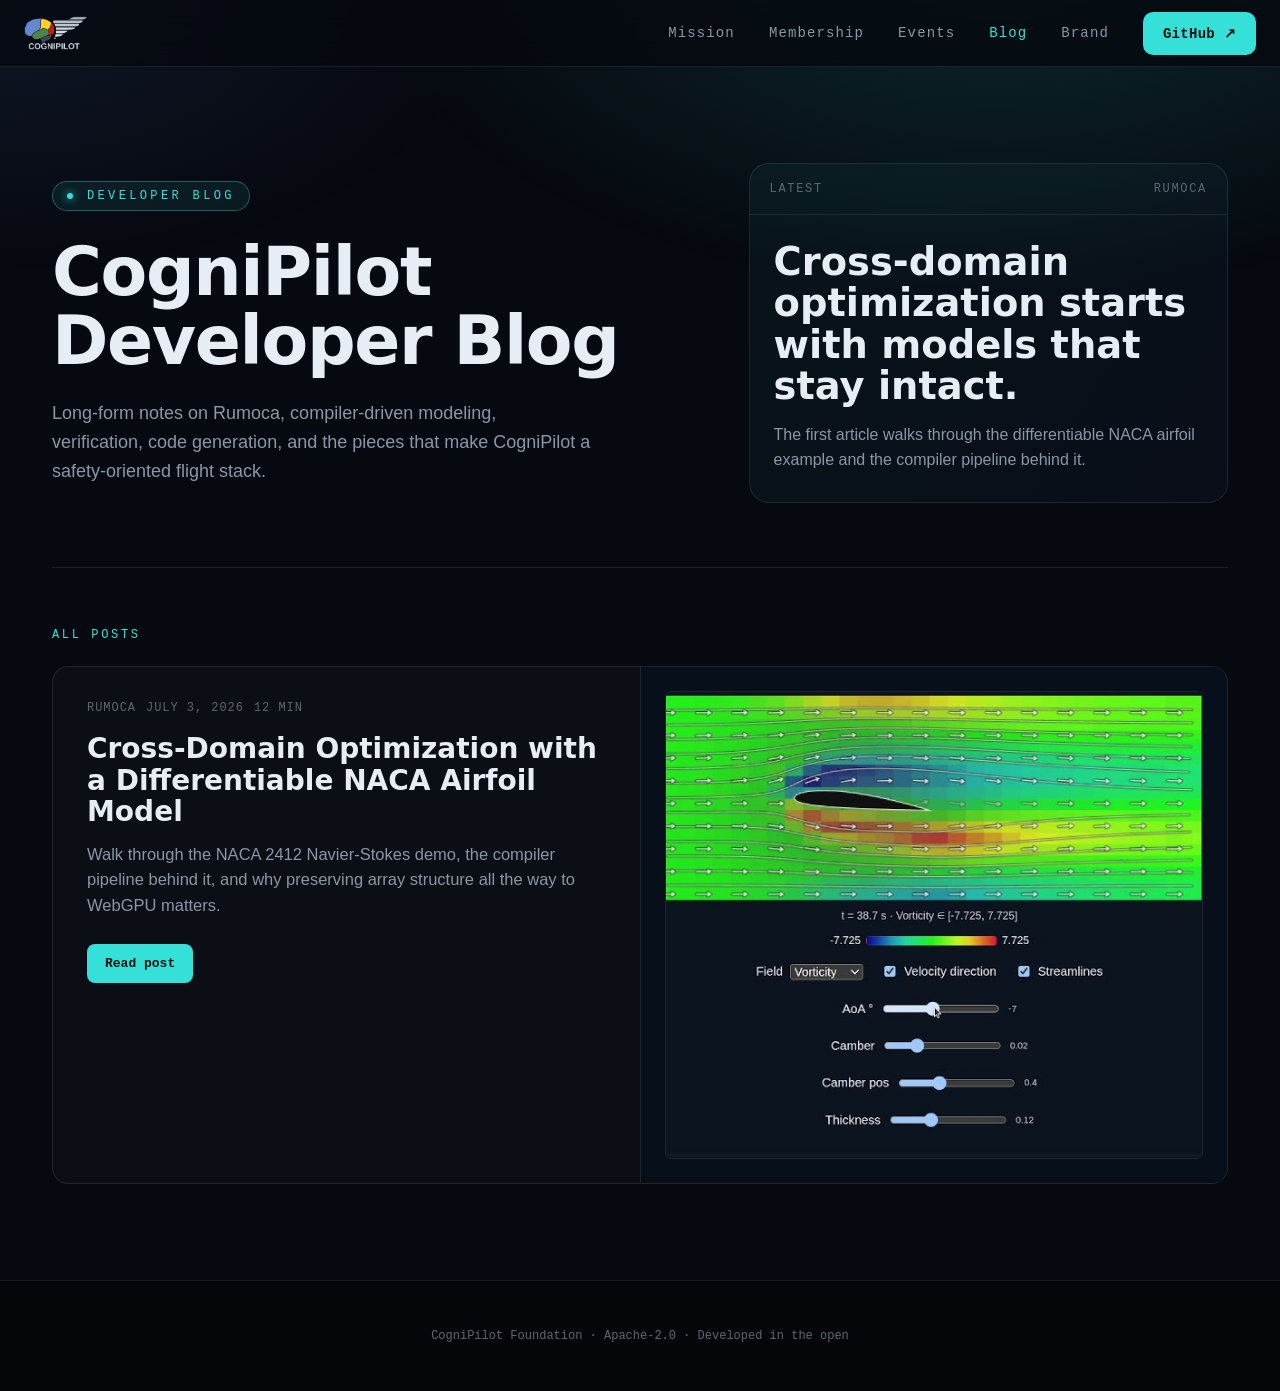
<file: site/blog/index.html>
<!DOCTYPE html>
<html lang="en">
<head>
  <meta charset="utf-8">
  <meta name="viewport" content="width=device-width, initial-scale=1">
  <meta name="color-scheme" content="dark">
  <title>CogniPilot Developer Blog</title>
  <meta name="description" content="Technical notes from the CogniPilot Foundation on safe autonomy, Rumoca, verification, and compiler-driven flight software.">
  <meta name="theme-color" content="#06090f">
  <style>
    :root {
      --bg: #06090f;
      --panel: #0c1320;
      --panel2: #101a28;
      --text: #e6edf4;
      --muted: #95a3b5;
      --dim: #627084;
      --line: rgba(255,255,255,.11);
      --accent: #35e0d8;
      --amber: #f2c33a;
      --red: #ef5a5f;
    }
    * { box-sizing: border-box; }
    body {
      margin: 0;
      background:
        linear-gradient(180deg, rgba(53,224,216,.05), rgba(6,9,15,0) 36rem),
        linear-gradient(90deg, rgba(255,255,255,.035) 1px, transparent 1px),
        linear-gradient(180deg, rgba(255,255,255,.025) 1px, transparent 1px),
        var(--bg);
      background-size: auto, 44px 44px, 44px 44px, auto;
      color: var(--text);
      font-family: "IBM Plex Sans", -apple-system, BlinkMacSystemFont, "Segoe UI", sans-serif;
      line-height: 1.55;
    }
    a { color: inherit; text-decoration: none; }
    header {
      position: sticky;
      top: 0;
      z-index: 20;
      border-bottom: 1px solid var(--line);
      background: rgba(6,9,15,.82);
      backdrop-filter: blur(14px);
    }
    nav {
      width: min(100%, 1320px);
      min-height: 66px;
      margin: 0 auto;
      padding: 10px 24px;
      display: flex;
      align-items: center;
      gap: 28px;
    }
    .brand {
      display: flex;
      align-items: center;
    }
    .brand img { height: 34px; width: auto; display: block; }
    .links {
      margin-left: auto;
      display: flex;
      align-items: center;
      gap: 34px;
      color: var(--muted);
      font: 14px "IBM Plex Mono", ui-monospace, monospace;
      letter-spacing: .08em;
    }
    .links a:hover, .links a[aria-current="page"] { color: var(--accent); }
    .github-link {
      padding: 13px 20px;
      border-radius: 10px;
      background: var(--accent);
      color: #04120f;
      font-weight: 700;
      letter-spacing: .02em;
    }
    main {
      max-width: 1320px;
      margin: 0 auto;
      padding: 104px 24px 96px;
    }
    .pill {
      display: inline-flex;
      align-items: center;
      gap: 14px;
      min-height: 34px;
      padding: 0 18px;
      border: 1px solid rgba(53,224,216,.36);
      border-radius: 999px;
      background: rgba(53,224,216,.08);
      color: var(--accent);
      font: 12px "IBM Plex Mono", ui-monospace, monospace;
      letter-spacing: .28em;
      text-transform: uppercase;
    }
    .pill::before {
      content: "";
      width: 8px;
      height: 8px;
      border-radius: 999px;
      background: var(--accent);
      box-shadow: 0 0 14px rgba(53,224,216,.75);
    }
    .hero {
      display: grid;
      grid-template-columns: minmax(0, 1fr) minmax(320px, .52fr);
      gap: 64px;
      align-items: center;
      min-height: calc(100vh - 210px);
    }
    h1 {
      max-width: 760px;
      margin: 30px 0 26px;
      font-family: "Space Grotesk", "IBM Plex Sans", system-ui, sans-serif;
      font-size: clamp(46px, 6vw, 84px);
      line-height: 1.02;
      letter-spacing: 0;
    }
    .lead {
      max-width: 780px;
      margin: 0;
      color: var(--muted);
      font-size: 20px;
      line-height: 1.55;
    }
    .hero-card {
      border: 1px solid var(--line);
      border-radius: 12px;
      background:
        linear-gradient(180deg, rgba(53,224,216,.08), rgba(53,224,216,0)),
        rgba(12,19,32,.72);
      overflow: hidden;
    }
    .hero-card-header {
      display: flex;
      justify-content: space-between;
      gap: 18px;
      padding: 18px 20px;
      border-bottom: 1px solid var(--line);
      color: var(--dim);
      font: 12px "IBM Plex Mono", ui-monospace, monospace;
      letter-spacing: .14em;
      text-transform: uppercase;
    }
    .hero-card-body {
      padding: 26px 24px 30px;
    }
    .hero-card-body strong {
      display: block;
      color: var(--text);
      font-family: "Space Grotesk", "IBM Plex Sans", system-ui, sans-serif;
      font-size: clamp(28px, 3vw, 42px);
      line-height: 1.08;
    }
    .hero-card-body p {
      margin: 16px 0 0;
      color: var(--muted);
      font-size: 16px;
    }
    .section-label {
      color: var(--accent);
      font: 12px "IBM Plex Mono", ui-monospace, monospace;
      letter-spacing: .22em;
      text-transform: uppercase;
    }
    .post-section {
      padding-top: 36px;
      border-top: 1px solid var(--line);
    }
    .post-grid {
      display: grid;
      grid-template-columns: minmax(0, 1fr);
      gap: 18px;
      margin-top: 24px;
    }
    .post {
      display: grid;
      grid-template-columns: minmax(0, 1fr);
      gap: 0;
      border: 1px solid var(--line);
      background: rgba(12,19,32,.82);
      border-radius: 16px;
      overflow: hidden;
    }
    .post-copy { padding: 34px; }
    .meta {
      display: flex;
      flex-wrap: wrap;
      gap: 10px;
      margin-bottom: 18px;
      color: var(--dim);
      font: 12px "IBM Plex Mono", ui-monospace, monospace;
      letter-spacing: .08em;
      text-transform: uppercase;
    }
    h2 {
      margin: 0 0 14px;
      font-family: "Space Grotesk", "IBM Plex Sans", system-ui, sans-serif;
      font-size: 28px;
      line-height: 1.12;
      letter-spacing: 0;
    }
    .post p {
      margin: 0;
      color: var(--muted);
      font-size: 16.5px;
    }
    .button {
      display: inline-flex;
      align-items: center;
      gap: 10px;
      margin-top: 26px;
      padding: 12px 18px;
      border-radius: 8px;
      background: var(--accent);
      color: #04120f;
      font: 700 13px "IBM Plex Mono", ui-monospace, monospace;
    }
    .visual {
      border-top: 1px solid var(--line);
      background: #07101a;
      padding: 24px;
      display: flex;
      align-items: center;
      justify-content: center;
    }
    .visual img {
      width: 100%;
      max-width: 760px;
      height: auto;
      display: block;
      border: 1px solid var(--line);
      border-radius: 6px;
    }
    footer {
      border-top: 1px solid var(--line);
      color: var(--dim);
      padding: 28px 24px;
      font: 12px "IBM Plex Mono", ui-monospace, monospace;
      text-align: center;
    }
    @media (max-width: 820px) {
      nav { min-height: auto; flex-wrap: wrap; padding: 12px 20px; }
      .brand img { height: 32px; }
      .links { width: 100%; margin-left: 0; justify-content: flex-start; gap: 16px; overflow-x: auto; font-size: 12px; }
      .github-link { padding: 10px 14px; border-radius: 8px; }
      main { padding: 58px 20px 72px; }
      .hero { grid-template-columns: 1fr; gap: 34px; min-height: auto; }
      .visual { padding: 14px; }
      .post-copy { padding: 26px; }
    }
    @keyframes cp-blink { 0%, 100% { opacity: 1; } 50% { opacity: .25; } }
    body {
      --line: rgba(255,255,255,.09);
      --line2: rgba(255,255,255,.05);
      --panel: rgba(255,255,255,.025);
      --muted: #8a97a8;
      --dim: #5c6774;
      position: relative;
      overflow-x: hidden;
      background: var(--bg);
    }
    body::before {
      content: "";
      position: fixed;
      inset: 0;
      z-index: -1;
      pointer-events: none;
      background:
        radial-gradient(1100px 620px at 78% -8%, color-mix(in oklab, var(--accent) 16%, transparent), transparent 60%),
        radial-gradient(900px 500px at 0% 0%, rgba(111,141,255,.10), transparent 55%);
    }
    header {
      z-index: 50;
      background: rgba(6,9,15,.82);
      border-bottom-color: var(--line);
    }
    nav {
      width: min(100%, 1320px);
      min-height: 66px;
      padding: 10px 24px;
    }
    main {
      max-width: 1240px;
      padding: 96px 32px;
    }
    .pill {
      min-height: auto;
      padding: 7px 14px;
      border-radius: 100px;
      border-color: color-mix(in oklab, var(--accent) 35%, transparent);
      background: color-mix(in oklab, var(--accent) 8%, transparent);
      letter-spacing: .28em;
    }
    .pill::before {
      width: 6px;
      height: 6px;
      box-shadow: 0 0 10px var(--accent);
      animation: cp-blink 2.4s ease-in-out infinite;
    }
    .hero {
      grid-template-columns: 1.15fr .85fr;
      gap: 48px;
      min-height: auto;
      padding-bottom: 64px;
    }
    h1 {
      margin: 26px 0 0;
      font-size: clamp(38px, 5.4vw, 68px);
      letter-spacing: -.02em;
    }
    .lead {
      max-width: 540px;
      margin: 24px 0 0;
      font-size: 18px;
      line-height: 1.6;
    }
    .hero-card {
      border-radius: 20px;
      background: linear-gradient(120deg, rgba(53,224,216,.05), rgba(111,141,255,.04));
    }
    .post-section {
      padding-top: 60px;
      border-top-color: var(--line);
    }
    .post {
      grid-template-columns: repeat(auto-fit, minmax(260px, 1fr));
      background: var(--panel);
      border-color: var(--line);
      border-radius: 16px;
    }
    .visual {
      min-height: 220px;
      border-top: 0;
      border-left: 1px solid var(--line);
      background: #07101a;
    }
    footer {
      background: rgba(0,0,0,.3);
      border-top-color: var(--line);
      padding: 48px 32px;
    }
    @media (max-width: 960px) {
      main { padding: 64px 24px 72px; }
      .hero { grid-template-columns: 1fr; padding-bottom: 48px; }
      .visual { border-left: 0; border-top: 1px solid var(--line); }
    }
  </style>
</head>
<body>
  <header>
    <nav>
      <a class="brand" href="../" aria-label="CogniPilot home">
        <img src="../assets/cognipilot-logo-dark.png" alt="CogniPilot">
      </a>
      <div class="links">
        <a href="../">Mission</a>
        <a href="../membership/">Membership</a>
        <a href="../events/">Events</a>
        <a href="./" aria-current="page">Blog</a>
        <a href="../brand/">Brand</a>
        <a class="github-link" href="https://github.com/CogniPilot" target="_blank" rel="noreferrer">GitHub &#8599;</a>
      </div>
    </nav>
  </header>
  <main>
    <section class="hero">
      <div>
        <div class="pill">Developer Blog</div>
        <h1>CogniPilot Developer Blog</h1>
        <p class="lead">Long-form notes on Rumoca, compiler-driven modeling, verification, code generation, and the pieces that make CogniPilot a safety-oriented flight stack.</p>
      </div>
      <aside class="hero-card" aria-label="Blog status">
        <div class="hero-card-header">
          <span>Latest</span>
          <span>Rumoca</span>
        </div>
        <div class="hero-card-body">
          <strong>Cross-domain optimization starts with models that stay intact.</strong>
          <p>The first article walks through the differentiable NACA airfoil example and the compiler pipeline behind it.</p>
        </div>
      </aside>
    </section>

    <section class="post-section" aria-label="Blog posts">
      <div class="section-label">All posts</div>
      <div class="post-grid">
        <article class="post">
          <div class="post-copy">
            <div class="meta">
              <span>Rumoca</span>
              <span>July 3, 2026</span>
              <span>12 min</span>
            </div>
            <h2>Cross-Domain Optimization with a Differentiable NACA Airfoil Model</h2>
            <p>Walk through the NACA 2412 Navier-Stokes demo, the compiler pipeline behind it, and why preserving array structure all the way to WebGPU matters.</p>
            <a class="button" href="rumoca-naca-pde.html">Read post</a>
          </div>
          <div class="visual">
            <img src="assets/rumoca_naca_blog_poster.jpg" alt="Rumoca NACA airfoil PDE demo preview" loading="lazy">
          </div>
        </article>
      </div>
    </section>
  </main>
  <footer>
    CogniPilot Foundation · Apache-2.0 · Developed in the open
  </footer>
</body>
</html>
</file>
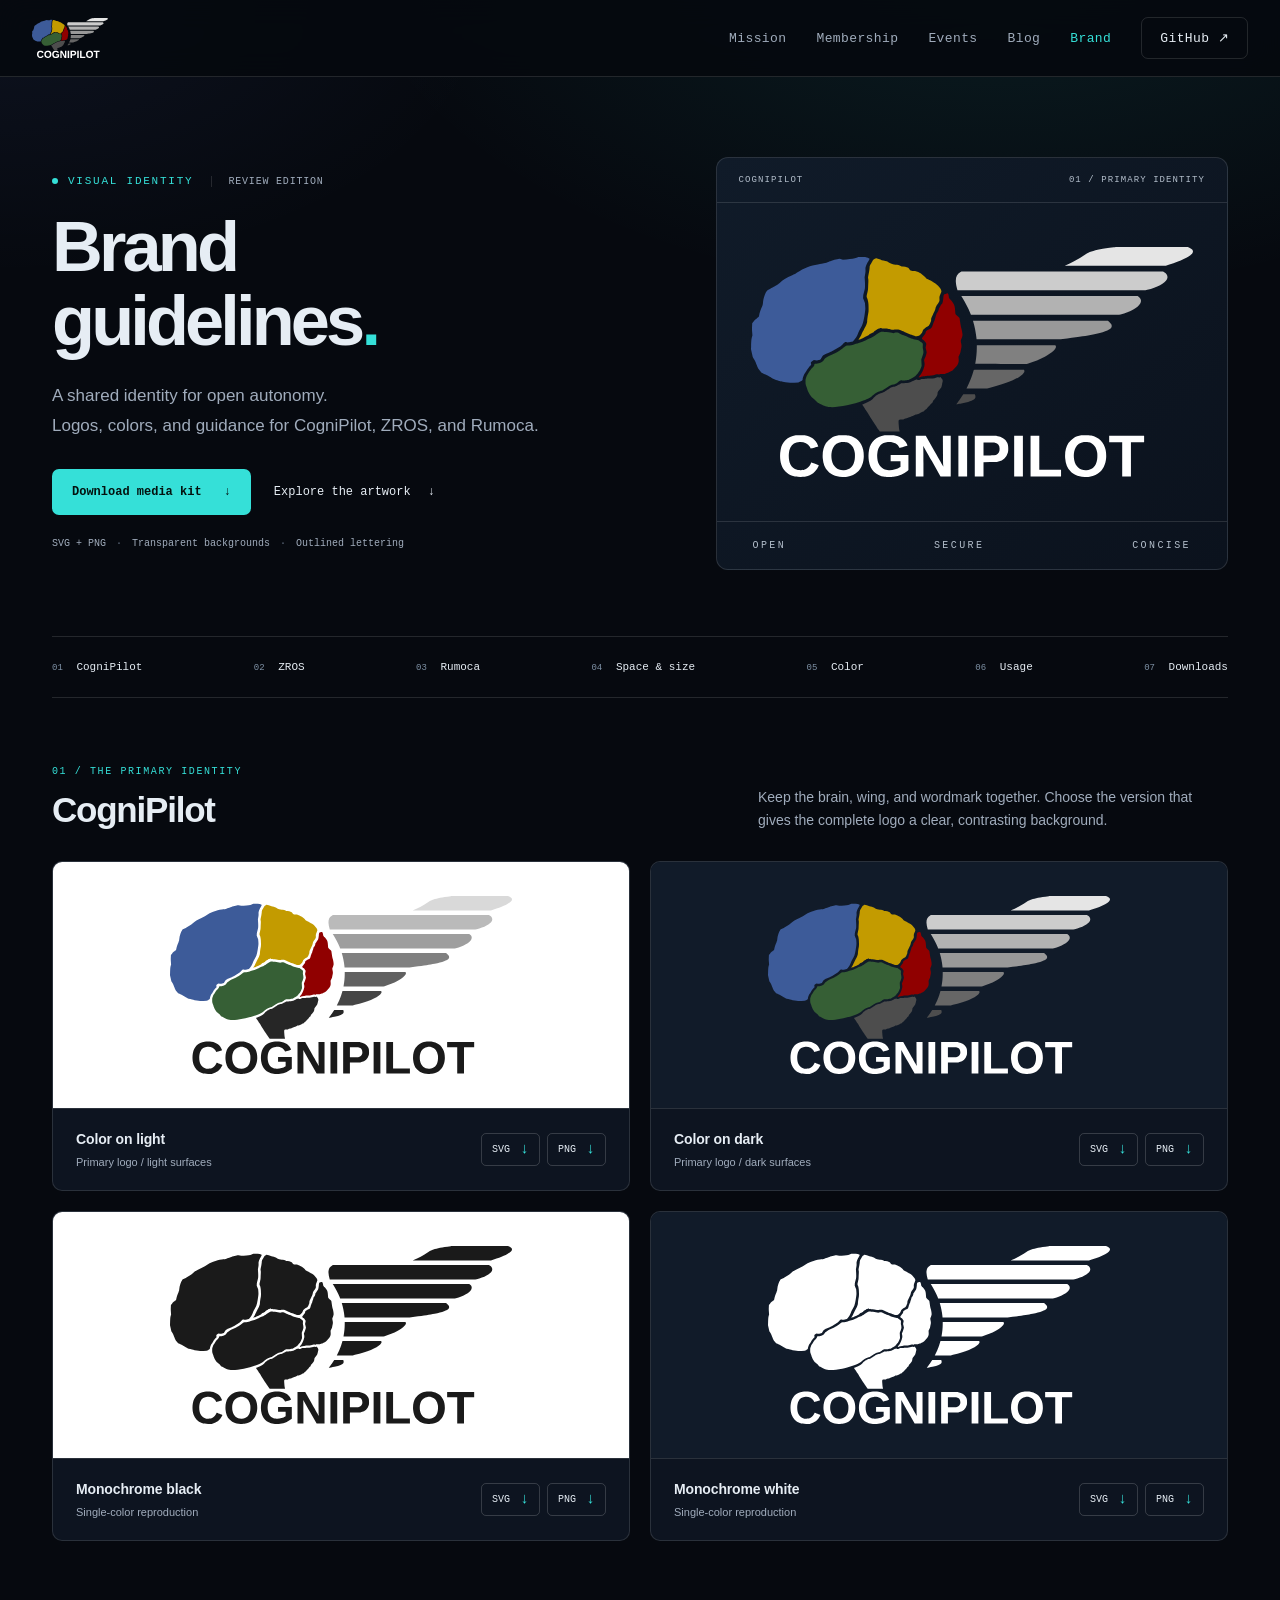
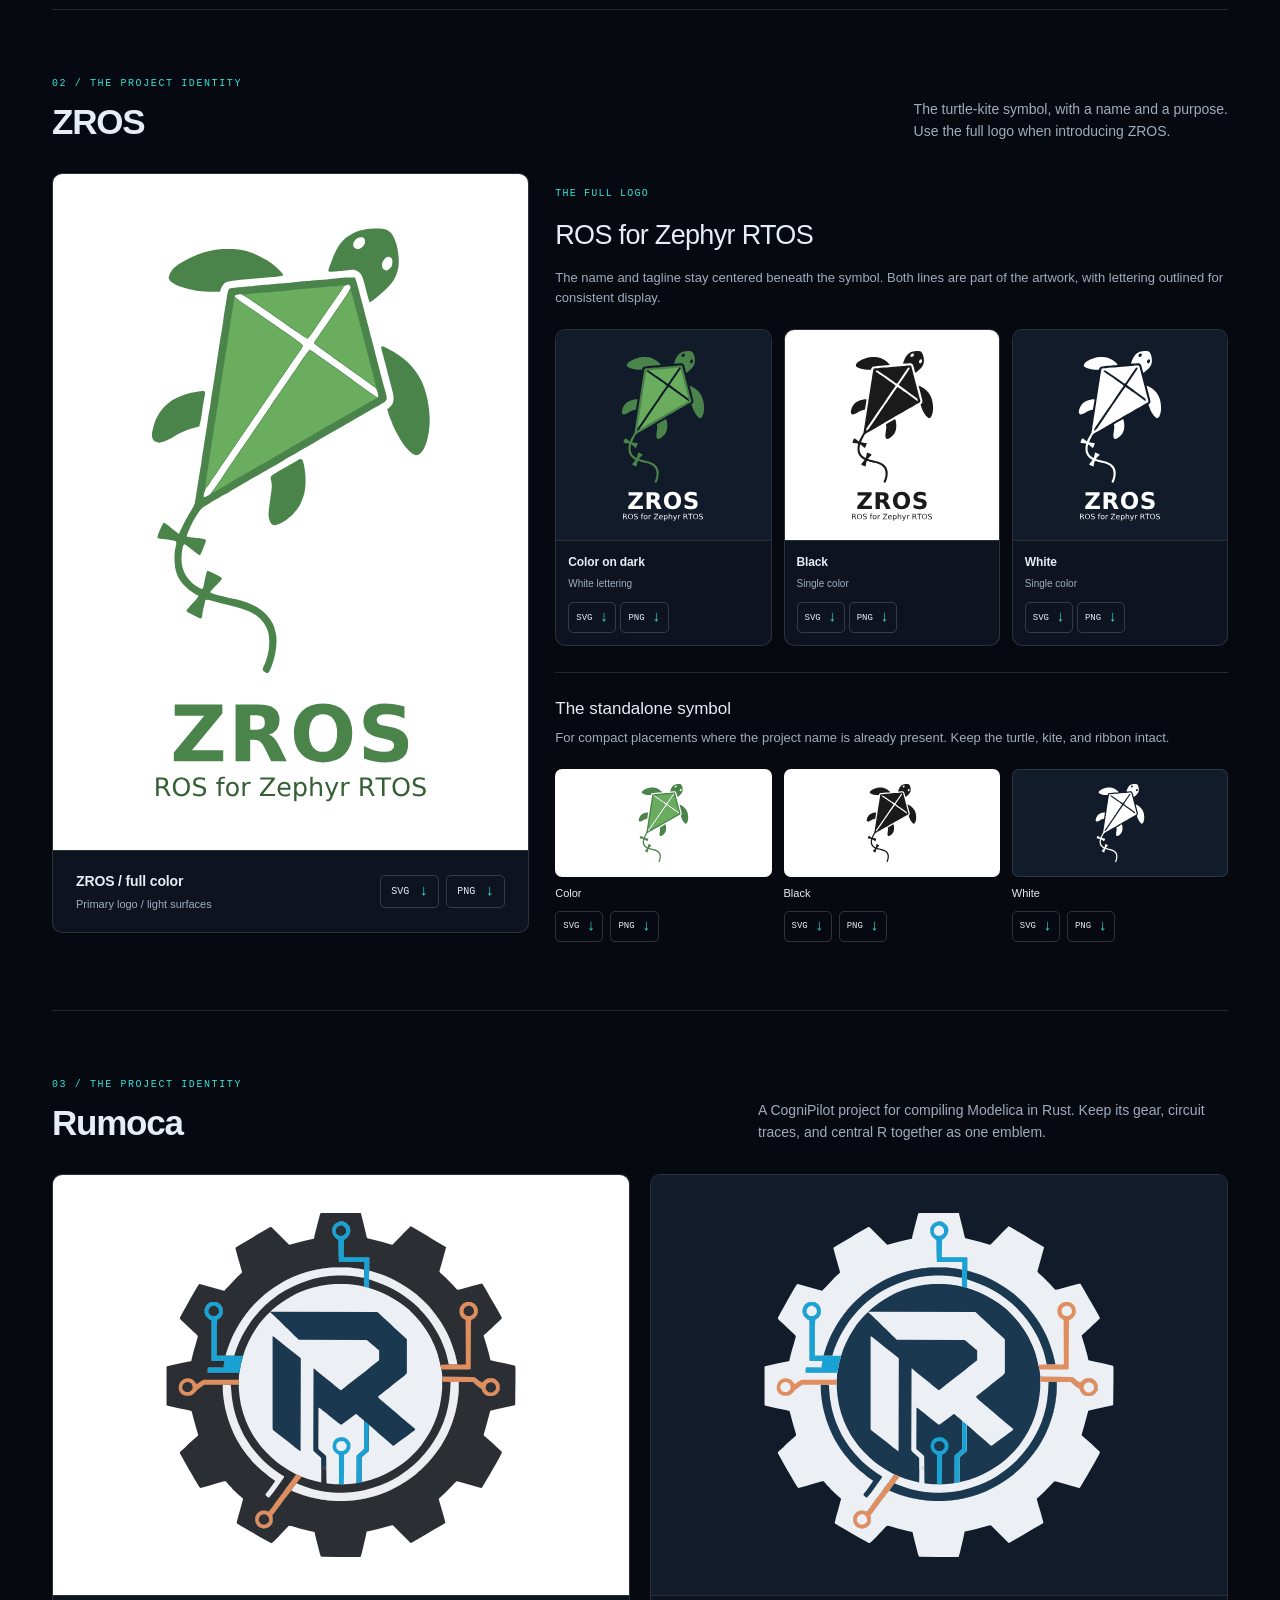
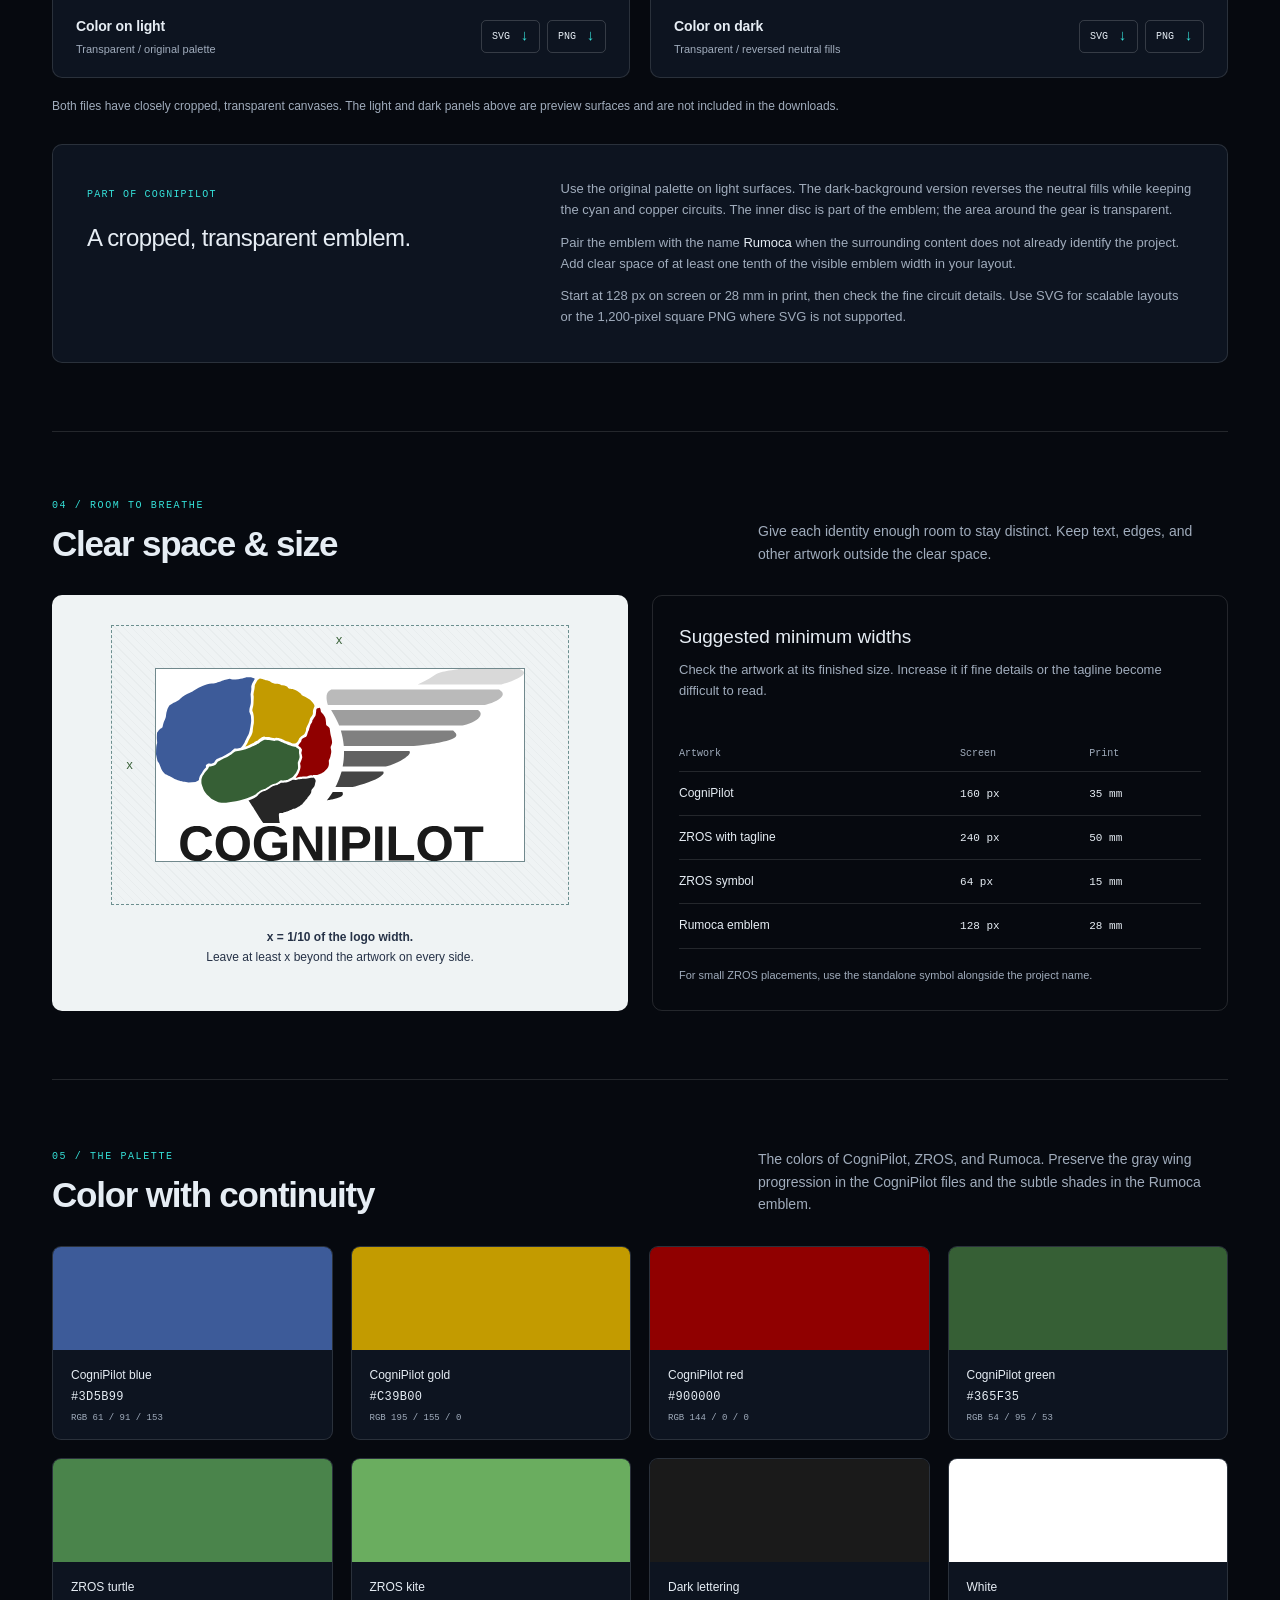
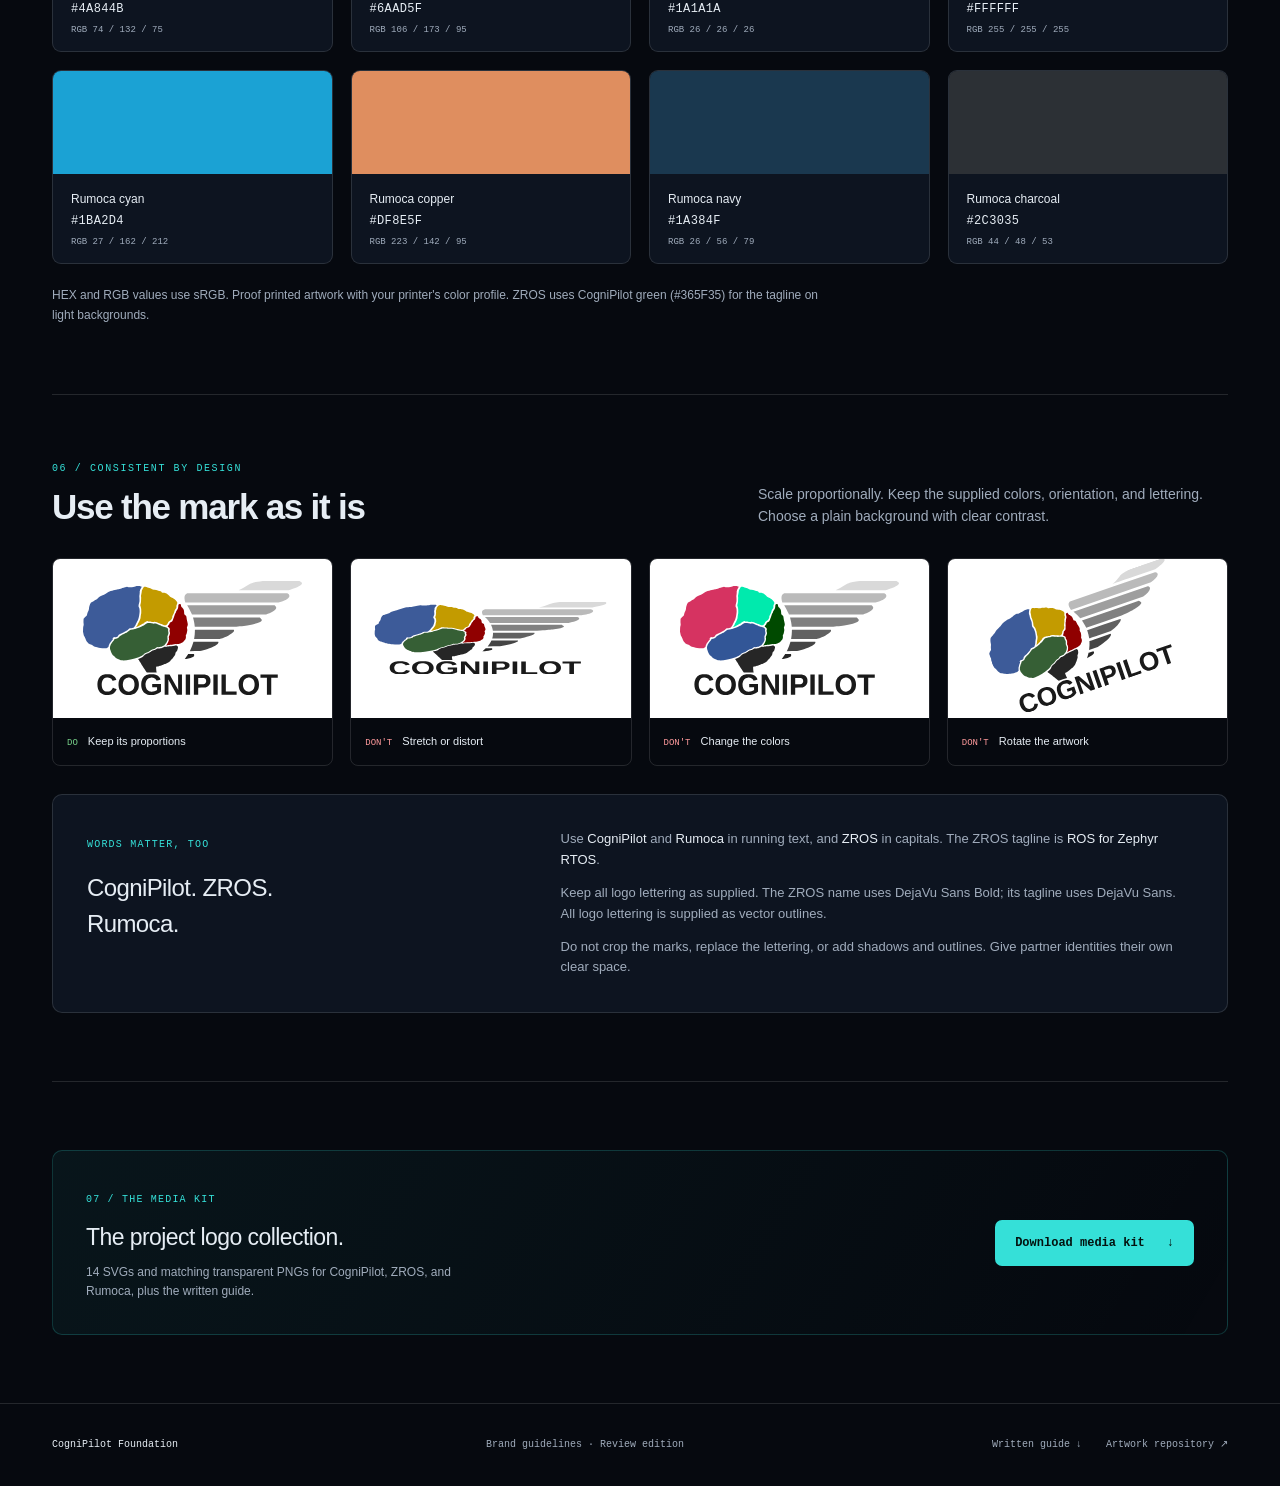
<file: site/brand/index.html>
<!DOCTYPE html>
<html lang="en">
<head>
  <meta charset="utf-8">
  <meta name="viewport" content="width=device-width, initial-scale=1">
  <meta name="color-scheme" content="dark light">
  <meta name="theme-color" content="#06090f">
  <title>Brand guidelines | CogniPilot</title>
  <meta name="description" content="CogniPilot, ZROS, and Rumoca logos, downloadable SVG and PNG artwork, colors, typography, and visual usage guidelines.">
  <link rel="icon" type="image/svg+xml" href="assets/cognipilot/cognipilot-logo-color-light.svg">
  <link rel="stylesheet" href="brand.css?v=6c5354ddfc34">
</head>
<body>
<a class="skip-link" href="#main">Skip to content</a>
<header>
  <nav class="site-nav" aria-label="Main navigation">
    <a class="brand" href="../" aria-label="CogniPilot home"><img src="assets/cognipilot/cognipilot-logo-color-dark.svg" alt="CogniPilot" width="76" height="40"></a>
    <div class="links">
      <a href="../">Mission</a><a href="../membership/">Membership</a><a href="../events/">Events</a><a href="../blog/">Blog</a><a href="./" aria-current="page">Brand</a>
      <a class="github-link" href="https://github.com/CogniPilot">GitHub <span aria-hidden="true">&#8599;</span></a>
    </div>
  </nav>
</header>
<main id="main">
  <section class="hero" aria-labelledby="page-title">
    <div class="hero-copy">
      <div class="eyebrow"><span class="status-dot"></span>VISUAL IDENTITY <span class="edition">REVIEW EDITION</span></div>
      <h1 id="page-title">Brand <br>guidelines<span class="accent">.</span></h1>
      <p class="lead">A shared identity for open autonomy.<br>Logos, colors, and guidance for CogniPilot, ZROS, and Rumoca.</p>
      <div class="hero-actions"><a class="button" href="cognipilot-media-kit.zip?v=cf59caa9839f" download>Download media kit <span aria-hidden="true">&#8595;</span></a><a class="text-link" href="#cognipilot">Explore the artwork <span aria-hidden="true">&#8595;</span></a></div>
      <p class="file-note">SVG + PNG <span>&#183;</span> Transparent backgrounds <span>&#183;</span> Outlined lettering</p>
    </div>
    <div class="hero-mark">
      <div class="specimen-top"><span>COGNIPILOT</span><span>01 / PRIMARY IDENTITY</span></div>
      <img src="assets/cognipilot/cognipilot-logo-color-dark.svg" alt="CogniPilot color logo on a dark background" width="520" height="270">
      <div class="specimen-bottom"><span>OPEN</span><span>SECURE</span><span>CONCISE</span></div>
    </div>
  </section>
  <nav class="section-nav" aria-label="Guide sections"><a href="#cognipilot"><span>01</span> CogniPilot</a><a href="#zros"><span>02</span> ZROS</a><a href="#rumoca"><span>03</span> Rumoca</a><a href="#spacing"><span>04</span> Space &amp; size</a><a href="#color"><span>05</span> Color</a><a href="#usage"><span>06</span> Usage</a><a href="#downloads"><span>07</span> Downloads</a></nav>

  <section id="cognipilot" class="guide-section">
    <div class="section-heading"><div><p class="eyebrow">01 / THE PRIMARY IDENTITY</p><h2>CogniPilot</h2></div><p>Keep the brain, wing, and wordmark together. Choose the version that gives the complete logo a clear, contrasting background.</p></div>
    <div class="asset-grid"><article class="asset-card ">
      <div class="artboard light"><img src="assets/cognipilot/cognipilot-logo-color-light.svg" alt="Color on light" loading="lazy"></div>
      <div class="asset-info"><div><h3>Color on light</h3><p>Primary logo / light surfaces</p></div><div class="downloads"><a href="assets/cognipilot/cognipilot-logo-color-light.svg" download aria-label="Download Color on light SVG">SVG <span aria-hidden="true">&#8595;</span></a><a href="assets/cognipilot/cognipilot-logo-color-light.png" download aria-label="Download Color on light PNG">PNG <span aria-hidden="true">&#8595;</span></a></div></div>
    </article>
<article class="asset-card ">
      <div class="artboard dark"><img src="assets/cognipilot/cognipilot-logo-color-dark.svg" alt="Color on dark" loading="lazy"></div>
      <div class="asset-info"><div><h3>Color on dark</h3><p>Primary logo / dark surfaces</p></div><div class="downloads"><a href="assets/cognipilot/cognipilot-logo-color-dark.svg" download aria-label="Download Color on dark SVG">SVG <span aria-hidden="true">&#8595;</span></a><a href="assets/cognipilot/cognipilot-logo-color-dark.png" download aria-label="Download Color on dark PNG">PNG <span aria-hidden="true">&#8595;</span></a></div></div>
    </article>
<article class="asset-card ">
      <div class="artboard light"><img src="assets/cognipilot/cognipilot-logo-black.svg" alt="Monochrome black" loading="lazy"></div>
      <div class="asset-info"><div><h3>Monochrome black</h3><p>Single-color reproduction</p></div><div class="downloads"><a href="assets/cognipilot/cognipilot-logo-black.svg" download aria-label="Download Monochrome black SVG">SVG <span aria-hidden="true">&#8595;</span></a><a href="assets/cognipilot/cognipilot-logo-black.png" download aria-label="Download Monochrome black PNG">PNG <span aria-hidden="true">&#8595;</span></a></div></div>
    </article>
<article class="asset-card ">
      <div class="artboard dark"><img src="assets/cognipilot/cognipilot-logo-white.svg" alt="Monochrome white" loading="lazy"></div>
      <div class="asset-info"><div><h3>Monochrome white</h3><p>Single-color reproduction</p></div><div class="downloads"><a href="assets/cognipilot/cognipilot-logo-white.svg" download aria-label="Download Monochrome white SVG">SVG <span aria-hidden="true">&#8595;</span></a><a href="assets/cognipilot/cognipilot-logo-white.png" download aria-label="Download Monochrome white PNG">PNG <span aria-hidden="true">&#8595;</span></a></div></div>
    </article></div>
  </section>

  <section id="zros" class="guide-section">
    <div class="section-heading"><div><p class="eyebrow">02 / THE PROJECT IDENTITY</p><h2>ZROS</h2></div><p>The turtle-kite symbol, with a name and a purpose.<br>Use the full logo when introducing ZROS.</p></div>
    <div class="zros-layout">
      <article class="asset-card zros-primary">
      <div class="artboard light"><img src="assets/zros/zros-logo-color.svg" alt="ZROS / full color" loading="lazy"></div>
      <div class="asset-info"><div><h3>ZROS / full color</h3><p>Primary logo / light surfaces</p></div><div class="downloads"><a href="assets/zros/zros-logo-color.svg" download aria-label="Download ZROS / full color SVG">SVG <span aria-hidden="true">&#8595;</span></a><a href="assets/zros/zros-logo-color.png" download aria-label="Download ZROS / full color PNG">PNG <span aria-hidden="true">&#8595;</span></a></div></div>
    </article>
      <div class="zros-details">
        <div class="zros-intro"><span class="small-label">THE FULL LOGO</span><h3>ROS for Zephyr RTOS</h3><p>The name and tagline stay centered beneath the symbol. Both lines are part of the artwork, with lettering outlined for consistent display.</p></div>
        <div class="variant-grid"><article class="asset-card compact">
      <div class="artboard dark"><img src="assets/zros/zros-logo-color-dark.svg" alt="Color on dark" loading="lazy"></div>
      <div class="asset-info"><div><h3>Color on dark</h3><p>White lettering</p></div><div class="downloads"><a href="assets/zros/zros-logo-color-dark.svg" download aria-label="Download Color on dark SVG">SVG <span aria-hidden="true">&#8595;</span></a><a href="assets/zros/zros-logo-color-dark.png" download aria-label="Download Color on dark PNG">PNG <span aria-hidden="true">&#8595;</span></a></div></div>
    </article>
<article class="asset-card compact">
      <div class="artboard light"><img src="assets/zros/zros-logo-black.svg" alt="Black" loading="lazy"></div>
      <div class="asset-info"><div><h3>Black</h3><p>Single color</p></div><div class="downloads"><a href="assets/zros/zros-logo-black.svg" download aria-label="Download Black SVG">SVG <span aria-hidden="true">&#8595;</span></a><a href="assets/zros/zros-logo-black.png" download aria-label="Download Black PNG">PNG <span aria-hidden="true">&#8595;</span></a></div></div>
    </article>
<article class="asset-card compact">
      <div class="artboard dark"><img src="assets/zros/zros-logo-white.svg" alt="White" loading="lazy"></div>
      <div class="asset-info"><div><h3>White</h3><p>Single color</p></div><div class="downloads"><a href="assets/zros/zros-logo-white.svg" download aria-label="Download White SVG">SVG <span aria-hidden="true">&#8595;</span></a><a href="assets/zros/zros-logo-white.png" download aria-label="Download White PNG">PNG <span aria-hidden="true">&#8595;</span></a></div></div>
    </article></div>
        <div class="symbol-panel"><div><h3>The standalone symbol</h3><p>For compact placements where the project name is already present. Keep the turtle, kite, and ribbon intact.</p></div><div class="symbol-grid"><div class="symbol-item"><div class="symbol-preview light"><img src="assets/zros/zros-symbol-color.svg" alt="Color ZROS symbol" loading="lazy"></div><strong>Color</strong><div class="downloads"><a href="assets/zros/zros-symbol-color.svg" download aria-label="Download ZROS Color symbol SVG">SVG <span aria-hidden="true">&#8595;</span></a><a href="assets/zros/zros-symbol-color.png" download aria-label="Download ZROS Color symbol PNG">PNG <span aria-hidden="true">&#8595;</span></a></div></div>
<div class="symbol-item"><div class="symbol-preview light"><img src="assets/zros/zros-symbol-black.svg" alt="Black ZROS symbol" loading="lazy"></div><strong>Black</strong><div class="downloads"><a href="assets/zros/zros-symbol-black.svg" download aria-label="Download ZROS Black symbol SVG">SVG <span aria-hidden="true">&#8595;</span></a><a href="assets/zros/zros-symbol-black.png" download aria-label="Download ZROS Black symbol PNG">PNG <span aria-hidden="true">&#8595;</span></a></div></div>
<div class="symbol-item"><div class="symbol-preview dark"><img src="assets/zros/zros-symbol-white.svg" alt="White ZROS symbol" loading="lazy"></div><strong>White</strong><div class="downloads"><a href="assets/zros/zros-symbol-white.svg" download aria-label="Download ZROS White symbol SVG">SVG <span aria-hidden="true">&#8595;</span></a><a href="assets/zros/zros-symbol-white.png" download aria-label="Download ZROS White symbol PNG">PNG <span aria-hidden="true">&#8595;</span></a></div></div></div></div>
      </div>
    </div>
  </section>

  <section id="rumoca" class="guide-section">
    <div class="section-heading"><div><p class="eyebrow">03 / THE PROJECT IDENTITY</p><h2>Rumoca</h2></div><p>A CogniPilot project for compiling Modelica in Rust. Keep its gear, circuit traces, and central R together as one emblem.</p></div>
    <div class="asset-grid rumoca-grid">
      <article class="asset-card rumoca-primary">
        <div class="artboard light"><img src="assets/rumoca/rumoca-logo-color.svg?v=e7297176548b" alt="Rumoca color on light gear-and-circuit emblem" loading="lazy" width="1200" height="1200"></div>
        <div class="asset-info"><div><h3>Color on light</h3><p>Transparent / original palette</p></div><div class="downloads"><a href="assets/rumoca/rumoca-logo-color.svg?v=e7297176548b" download aria-label="Download Rumoca color on light SVG">SVG <span aria-hidden="true">&#8595;</span></a><a href="assets/rumoca/rumoca-logo-color.png?v=b0b5fa31e149" download aria-label="Download Rumoca color on light 1200-pixel PNG">PNG <span aria-hidden="true">&#8595;</span></a></div></div>
      </article>
      <article class="asset-card rumoca-primary">
        <div class="artboard dark"><img src="assets/rumoca/rumoca-logo-color-dark.svg?v=ac5137ca86f2" alt="Rumoca color on dark gear-and-circuit emblem" loading="lazy" width="1200" height="1200"></div>
        <div class="asset-info"><div><h3>Color on dark</h3><p>Transparent / reversed neutral fills</p></div><div class="downloads"><a href="assets/rumoca/rumoca-logo-color-dark.svg?v=ac5137ca86f2" download aria-label="Download Rumoca color on dark SVG">SVG <span aria-hidden="true">&#8595;</span></a><a href="assets/rumoca/rumoca-logo-color-dark.png?v=9685cedae671" download aria-label="Download Rumoca color on dark 1200-pixel PNG">PNG <span aria-hidden="true">&#8595;</span></a></div></div>
      </article>
    </div>
    <p class="small-note">Both files have closely cropped, transparent canvases. The light and dark panels above are preview surfaces and are not included in the downloads.</p>
    <div class="type-note">
      <div><span class="small-label">PART OF COGNIPILOT</span><h3>A cropped, transparent emblem.</h3></div>
      <div>
        <p>Use the original palette on light surfaces. The dark-background version reverses the neutral fills while keeping the cyan and copper circuits. The inner disc is part of the emblem; the area around the gear is transparent.</p>
        <p>Pair the emblem with the name <strong>Rumoca</strong> when the surrounding content does not already identify the project. Add clear space of at least one tenth of the visible emblem width in your layout.</p>
        <p>Start at 128 px on screen or 28 mm in print, then check the fine circuit details. Use SVG for scalable layouts or the 1,200-pixel square PNG where SVG is not supported.</p>
      </div>
    </div>
  </section>

  <section id="spacing" class="guide-section">
    <div class="section-heading"><div><p class="eyebrow">04 / ROOM TO BREATHE</p><h2>Clear space &amp; size</h2></div><p>Give each identity enough room to stay distinct. Keep text, edges, and other artwork outside the clear space.</p></div>
    <div class="spacing-layout">
      <div class="spacing-card">
        <div class="clear-space"><span class="x-top">x</span><span class="x-left">x</span><div class="logo-bound"><img src="assets/cognipilot/cognipilot-logo-color-light.svg" alt="CogniPilot logo with a clear space of one tenth of its width on all sides" loading="lazy"></div></div>
        <p><strong>x = 1/10 of the logo width.</strong><br>Leave at least x beyond the artwork on every side.</p>
      </div>
      <div class="size-card"><h3>Suggested minimum widths</h3><p>Check the artwork at its finished size. Increase it if fine details or the tagline become difficult to read.</p><div class="table-scroll"><table><thead><tr><th scope="col">Artwork</th><th scope="col">Screen</th><th scope="col">Print</th></tr></thead><tbody><tr><th scope="row">CogniPilot</th><td>160 px</td><td>35 mm</td></tr><tr><th scope="row">ZROS with tagline</th><td>240 px</td><td>50 mm</td></tr><tr><th scope="row">ZROS symbol</th><td>64 px</td><td>15 mm</td></tr><tr><th scope="row">Rumoca emblem</th><td>128 px</td><td>28 mm</td></tr></tbody></table></div><p class="small-note">For small ZROS placements, use the standalone symbol alongside the project name.</p></div>
    </div>
  </section>

  <section id="color" class="guide-section">
    <div class="section-heading"><div><p class="eyebrow">05 / THE PALETTE</p><h2>Color with continuity</h2></div><p>The colors of CogniPilot, ZROS, and Rumoca. Preserve the gray wing progression in the CogniPilot files and the subtle shades in the Rumoca emblem.</p></div>
    <div class="palette"><div class="swatch"><div class="color" style="background:#3D5B99"></div><div class="swatch-label"><strong>CogniPilot blue</strong><code>#3D5B99</code><span>RGB 61 / 91 / 153</span></div></div>
<div class="swatch"><div class="color" style="background:#C39B00"></div><div class="swatch-label"><strong>CogniPilot gold</strong><code>#C39B00</code><span>RGB 195 / 155 / 0</span></div></div>
<div class="swatch"><div class="color" style="background:#900000"></div><div class="swatch-label"><strong>CogniPilot red</strong><code>#900000</code><span>RGB 144 / 0 / 0</span></div></div>
<div class="swatch"><div class="color" style="background:#365F35"></div><div class="swatch-label"><strong>CogniPilot green</strong><code>#365F35</code><span>RGB 54 / 95 / 53</span></div></div>
<div class="swatch"><div class="color" style="background:#4A844B"></div><div class="swatch-label"><strong>ZROS turtle</strong><code>#4A844B</code><span>RGB 74 / 132 / 75</span></div></div>
<div class="swatch"><div class="color" style="background:#6AAD5F"></div><div class="swatch-label"><strong>ZROS kite</strong><code>#6AAD5F</code><span>RGB 106 / 173 / 95</span></div></div>
<div class="swatch"><div class="color" style="background:#1A1A1A"></div><div class="swatch-label"><strong>Dark lettering</strong><code>#1A1A1A</code><span>RGB 26 / 26 / 26</span></div></div>
<div class="swatch"><div class="color" style="background:#FFFFFF"></div><div class="swatch-label"><strong>White</strong><code>#FFFFFF</code><span>RGB 255 / 255 / 255</span></div></div>
<div class="swatch"><div class="color" style="background:#1BA2D4"></div><div class="swatch-label"><strong>Rumoca cyan</strong><code>#1BA2D4</code><span>RGB 27 / 162 / 212</span></div></div>
<div class="swatch"><div class="color" style="background:#DF8E5F"></div><div class="swatch-label"><strong>Rumoca copper</strong><code>#DF8E5F</code><span>RGB 223 / 142 / 95</span></div></div>
<div class="swatch"><div class="color" style="background:#1A384F"></div><div class="swatch-label"><strong>Rumoca navy</strong><code>#1A384F</code><span>RGB 26 / 56 / 79</span></div></div>
<div class="swatch"><div class="color" style="background:#2C3035"></div><div class="swatch-label"><strong>Rumoca charcoal</strong><code>#2C3035</code><span>RGB 44 / 48 / 53</span></div></div>
</div>
    <p class="small-note palette-note">HEX and RGB values use sRGB. Proof printed artwork with your printer's color profile. ZROS uses CogniPilot green (#365F35) for the tagline on light backgrounds.</p>
  </section>

  <section id="usage" class="guide-section">
    <div class="section-heading"><div><p class="eyebrow">06 / CONSISTENT BY DESIGN</p><h2>Use the mark as it is</h2></div><p>Scale proportionally. Keep the supplied colors, orientation, and lettering. Choose a plain background with clear contrast.</p></div>
    <div class="usage-grid">
      <figure class="usage-card"><div class="usage-art good"><img src="assets/cognipilot/cognipilot-logo-color-light.svg" alt="Correctly proportioned CogniPilot logo" loading="lazy"></div><figcaption><span class="yes">DO</span> Keep its proportions</figcaption></figure>
      <figure class="usage-card"><div class="usage-art stretched"><img src="assets/cognipilot/cognipilot-logo-color-light.svg" alt="Incorrect example: stretched logo" loading="lazy"></div><figcaption><span class="no">DON'T</span> Stretch or distort</figcaption></figure>
      <figure class="usage-card"><div class="usage-art recolored"><img src="assets/cognipilot/cognipilot-logo-color-light.svg" alt="Incorrect example: recolored logo" loading="lazy"></div><figcaption><span class="no">DON'T</span> Change the colors</figcaption></figure>
      <figure class="usage-card"><div class="usage-art rotated"><img src="assets/cognipilot/cognipilot-logo-color-light.svg" alt="Incorrect example: rotated logo" loading="lazy"></div><figcaption><span class="no">DON'T</span> Rotate the artwork</figcaption></figure>
    </div>
    <div class="type-note"><div><span class="small-label">WORDS MATTER, TOO</span><h3>CogniPilot. ZROS.<br>Rumoca.</h3></div><div><p>Use <strong>CogniPilot</strong> and <strong>Rumoca</strong> in running text, and <strong>ZROS</strong> in capitals. The ZROS tagline is <strong>ROS for Zephyr RTOS</strong>.</p><p>Keep all logo lettering as supplied. The ZROS name uses DejaVu Sans Bold; its tagline uses DejaVu Sans. All logo lettering is supplied as vector outlines.</p><p>Do not crop the marks, replace the lettering, or add shadows and outlines. Give partner identities their own clear space.</p></div></div>
  </section>

  <section id="downloads" class="guide-section download-section" aria-labelledby="downloads-title">
    <div class="download-banner"><div><span class="small-label">07 / THE MEDIA KIT</span><h2 id="downloads-title">The project logo collection.</h2><p>14 SVGs and matching transparent PNGs for CogniPilot, ZROS, and Rumoca, plus the written guide.</p></div><a class="button" href="cognipilot-media-kit.zip?v=cf59caa9839f" download>Download media kit <span aria-hidden="true">&#8595;</span></a></div>
  </section>
</main>
<footer><a class="footer-home" href="../">CogniPilot Foundation</a><span>Brand guidelines <span aria-hidden="true">&#183;</span> Review edition</span><div><a href="assets/BRAND_GUIDELINES.md?v=ace477b70e03" download>Written guide <span aria-hidden="true">&#8595;</span></a><a href="https://github.com/CogniPilot/artwork">Artwork repository <span aria-hidden="true">&#8599;</span></a></div></footer>
</body>
</html>
</file>
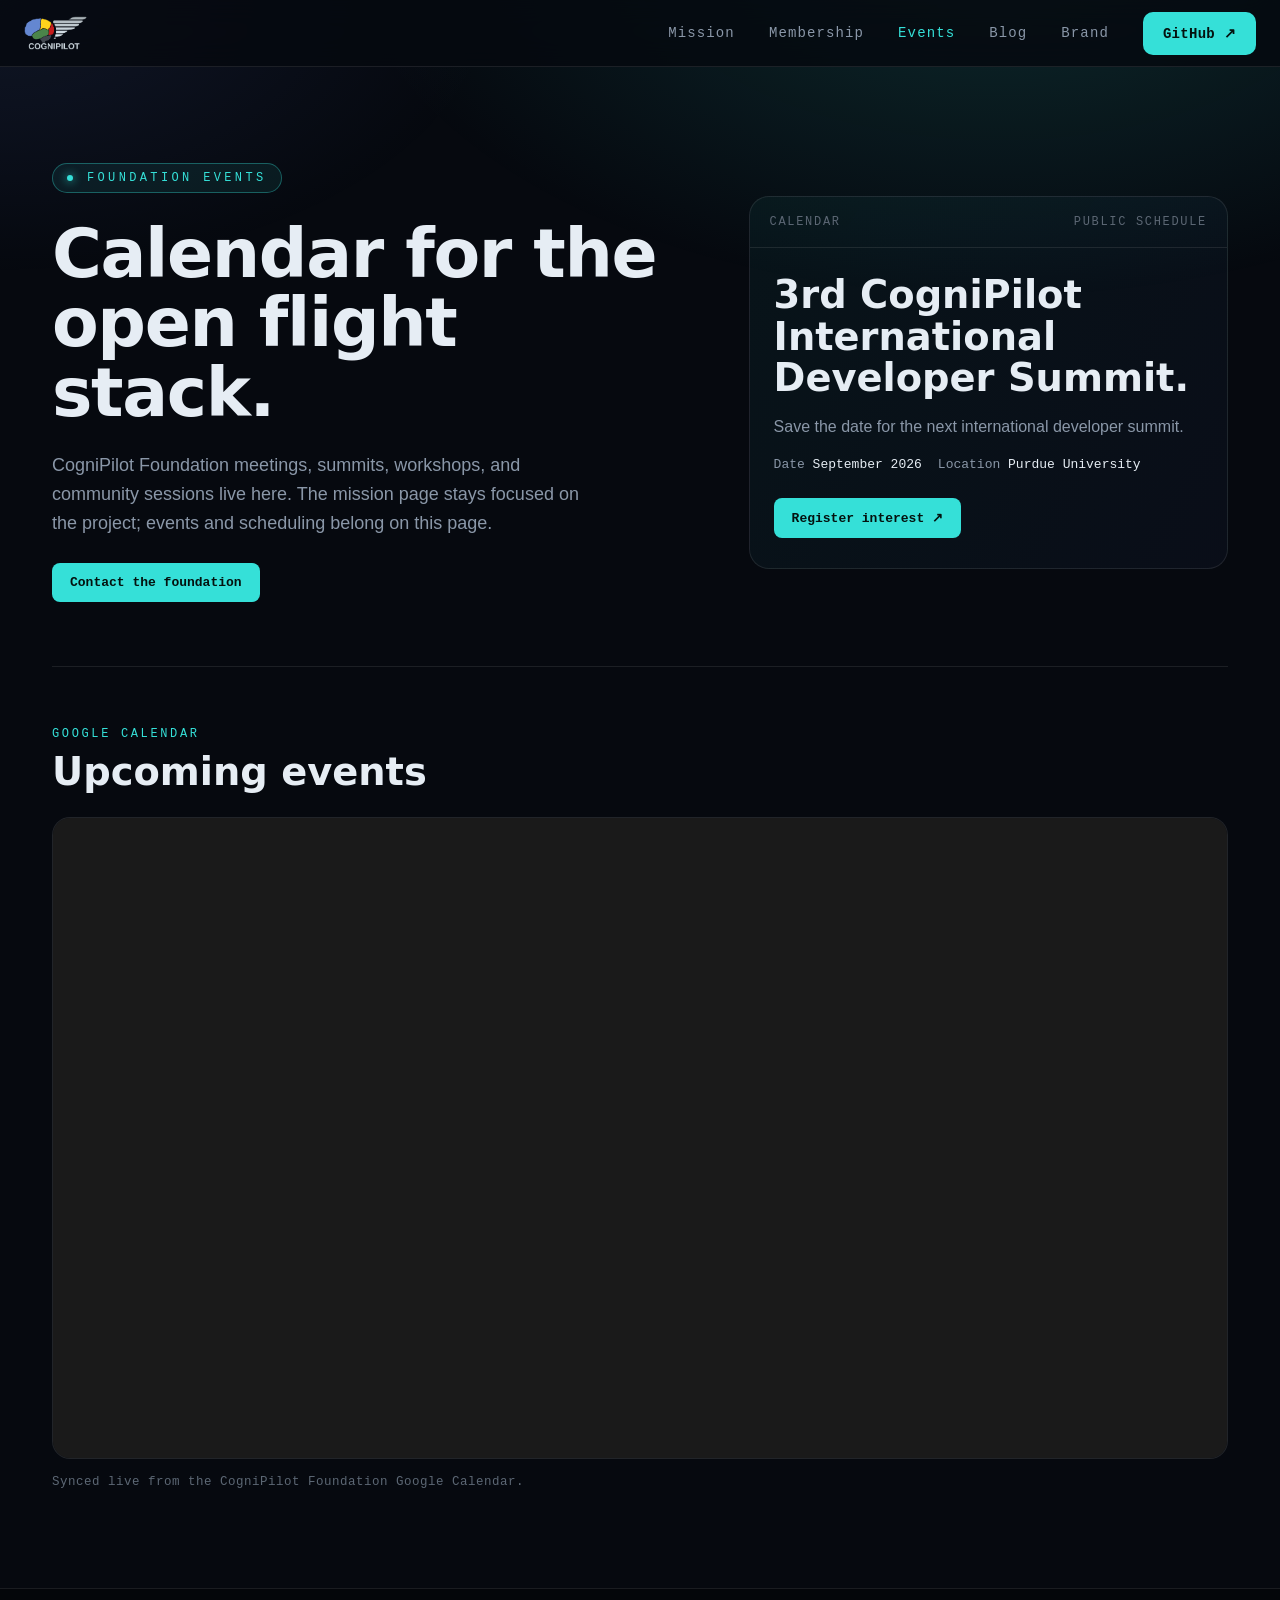
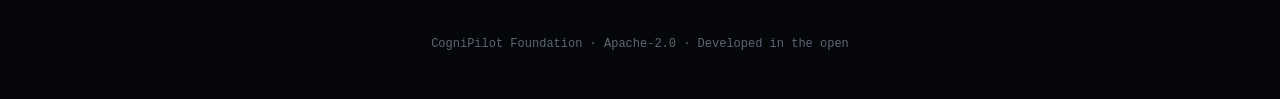
<file: site/events/index.html>
<!DOCTYPE html>
<html lang="en">
<head>
  <meta charset="utf-8">
  <meta name="viewport" content="width=device-width, initial-scale=1">
  <meta name="color-scheme" content="dark">
  <title>CogniPilot Events</title>
  <meta name="description" content="CogniPilot Foundation events, meetings, summits, and community sessions.">
  <meta name="theme-color" content="#06090f">
  <style>
    :root {
      --bg: #06090f;
      --panel: #0c1320;
      --text: #e6edf4;
      --muted: #95a3b5;
      --dim: #627084;
      --line: rgba(255,255,255,.11);
      --accent: #35e0d8;
    }
    * { box-sizing: border-box; }
    body {
      margin: 0;
      background:
        linear-gradient(180deg, rgba(53,224,216,.05), rgba(6,9,15,0) 36rem),
        linear-gradient(90deg, rgba(255,255,255,.035) 1px, transparent 1px),
        linear-gradient(180deg, rgba(255,255,255,.025) 1px, transparent 1px),
        var(--bg);
      background-size: auto, 44px 44px, 44px 44px, auto;
      color: var(--text);
      font-family: "IBM Plex Sans", -apple-system, BlinkMacSystemFont, "Segoe UI", sans-serif;
      line-height: 1.55;
    }
    a { color: inherit; text-decoration: none; }
    header {
      position: sticky;
      top: 0;
      z-index: 20;
      border-bottom: 1px solid var(--line);
      background: rgba(6,9,15,.82);
      backdrop-filter: blur(14px);
    }
    nav {
      width: min(100%, 1320px);
      min-height: 66px;
      margin: 0 auto;
      padding: 10px 24px;
      display: flex;
      align-items: center;
      gap: 28px;
    }
    .brand { display: flex; align-items: center; }
    .brand img { height: 34px; width: auto; display: block; }
    .links {
      margin-left: auto;
      display: flex;
      align-items: center;
      gap: 34px;
      color: var(--muted);
      font: 14px "IBM Plex Mono", ui-monospace, monospace;
      letter-spacing: .08em;
    }
    .links a:hover, .links a[aria-current="page"] { color: var(--accent); }
    .github-link {
      padding: 13px 20px;
      border-radius: 10px;
      background: var(--accent);
      color: #04120f;
      font-weight: 700;
      letter-spacing: .02em;
    }
    main {
      max-width: 1320px;
      margin: 0 auto;
      padding: 104px 24px 96px;
    }
    .pill {
      display: inline-flex;
      align-items: center;
      gap: 14px;
      min-height: 34px;
      padding: 0 18px;
      border: 1px solid rgba(53,224,216,.36);
      border-radius: 999px;
      background: rgba(53,224,216,.08);
      color: var(--accent);
      font: 12px "IBM Plex Mono", ui-monospace, monospace;
      letter-spacing: .28em;
      text-transform: uppercase;
    }
    .pill::before {
      content: "";
      width: 8px;
      height: 8px;
      border-radius: 999px;
      background: var(--accent);
      box-shadow: 0 0 14px rgba(53,224,216,.75);
    }
    .hero {
      display: grid;
      grid-template-columns: minmax(0, 1fr) minmax(320px, .52fr);
      gap: 64px;
      align-items: center;
      min-height: calc(100vh - 210px);
    }
    h1 {
      max-width: 760px;
      margin: 30px 0 26px;
      font-family: "Space Grotesk", "IBM Plex Sans", system-ui, sans-serif;
      font-size: clamp(46px, 6vw, 84px);
      line-height: 1.02;
      letter-spacing: 0;
    }
    .lead {
      max-width: 780px;
      margin: 0;
      color: var(--muted);
      font-size: 20px;
      line-height: 1.55;
    }
    .hero-card {
      border: 1px solid var(--line);
      border-radius: 12px;
      background:
        linear-gradient(180deg, rgba(53,224,216,.08), rgba(53,224,216,0)),
        rgba(12,19,32,.72);
      overflow: hidden;
    }
    .hero-card-header {
      display: flex;
      justify-content: space-between;
      gap: 18px;
      padding: 18px 20px;
      border-bottom: 1px solid var(--line);
      color: var(--dim);
      font: 12px "IBM Plex Mono", ui-monospace, monospace;
      letter-spacing: .14em;
      text-transform: uppercase;
    }
    .hero-card-body {
      padding: 26px 24px 30px;
    }
    .hero-card-body strong {
      display: block;
      color: var(--text);
      font-family: "Space Grotesk", "IBM Plex Sans", system-ui, sans-serif;
      font-size: clamp(28px, 3vw, 42px);
      line-height: 1.08;
    }
    .hero-card-body p {
      margin: 16px 0 0;
      color: var(--muted);
      font-size: 16px;
    }
    .calendar-section {
      padding-top: 36px;
      border-top: 1px solid var(--line);
    }
    .section-label {
      color: var(--accent);
      font: 12px "IBM Plex Mono", ui-monospace, monospace;
      letter-spacing: .22em;
      text-transform: uppercase;
    }
    .section-head {
      display: grid;
      grid-template-columns: minmax(0, 1fr) auto;
      gap: 24px;
      align-items: end;
      margin: 10px 0 24px;
    }
    .section-head h2 {
      margin: 0;
      font-family: "Space Grotesk", "IBM Plex Sans", system-ui, sans-serif;
      font-size: clamp(28px, 3vw, 42px);
      line-height: 1.08;
      letter-spacing: 0;
    }
    .event-panel {
      border: 1px solid var(--line);
      border-radius: 12px;
      background: rgba(12,19,32,.82);
      overflow: hidden;
    }
    .event-meta {
      display: flex;
      flex-wrap: wrap;
      gap: 16px;
      margin-top: 18px;
      color: var(--muted);
      font: 13px "IBM Plex Mono", ui-monospace, monospace;
    }
    .event-meta span span { color: var(--text); }
    .calendar-frame iframe {
      display: block;
      width: 100%;
      height: 640px;
      border: 0;
      background: #050910;
      filter: invert(.9) hue-rotate(180deg) saturate(.75);
    }
    .calendar-note {
      margin: 14px 0 0;
      color: var(--dim);
      font: 12.5px/1.5 "IBM Plex Mono", ui-monospace, monospace;
      letter-spacing: .04em;
    }
    .button {
      display: inline-flex;
      align-items: center;
      justify-content: center;
      margin-top: 26px;
      padding: 12px 18px;
      border-radius: 8px;
      background: var(--accent);
      color: #04120f;
      font: 700 13px "IBM Plex Mono", ui-monospace, monospace;
    }
    footer {
      border-top: 1px solid var(--line);
      color: var(--dim);
      padding: 28px 24px;
      font: 12px "IBM Plex Mono", ui-monospace, monospace;
      text-align: center;
    }
    @media (max-width: 820px) {
      nav { min-height: auto; flex-wrap: wrap; padding: 12px 20px; }
      .brand img { height: 32px; }
      .links { width: 100%; margin-left: 0; justify-content: flex-start; gap: 16px; overflow-x: auto; font-size: 12px; }
      .github-link { padding: 10px 14px; border-radius: 8px; }
      main { padding: 58px 20px 72px; }
      .hero { grid-template-columns: 1fr; gap: 34px; min-height: auto; }
      .section-head { grid-template-columns: 1fr; }
      .calendar-frame iframe { height: 560px; }
    }
    @keyframes cp-blink { 0%, 100% { opacity: 1; } 50% { opacity: .25; } }
    body {
      --line: rgba(255,255,255,.09);
      --line2: rgba(255,255,255,.05);
      --panel: rgba(255,255,255,.025);
      --muted: #8a97a8;
      --dim: #5c6774;
      position: relative;
      overflow-x: hidden;
      background: var(--bg);
    }
    body::before {
      content: "";
      position: fixed;
      inset: 0;
      z-index: -1;
      pointer-events: none;
      background:
        radial-gradient(1100px 620px at 78% -8%, color-mix(in oklab, var(--accent) 16%, transparent), transparent 60%),
        radial-gradient(900px 500px at 0% 0%, rgba(111,141,255,.10), transparent 55%);
    }
    header {
      z-index: 50;
      background: rgba(6,9,15,.82);
      border-bottom-color: var(--line);
    }
    nav {
      width: min(100%, 1320px);
      min-height: 66px;
      padding: 10px 24px;
    }
    main {
      max-width: 1240px;
      padding: 96px 32px;
    }
    .pill {
      min-height: auto;
      padding: 7px 14px;
      border-radius: 100px;
      border-color: color-mix(in oklab, var(--accent) 35%, transparent);
      background: color-mix(in oklab, var(--accent) 8%, transparent);
      letter-spacing: .28em;
    }
    .pill::before {
      width: 6px;
      height: 6px;
      box-shadow: 0 0 10px var(--accent);
      animation: cp-blink 2.4s ease-in-out infinite;
    }
    .hero {
      grid-template-columns: 1.15fr .85fr;
      gap: 48px;
      min-height: auto;
      padding-bottom: 64px;
    }
    h1 {
      margin: 26px 0 0;
      font-size: clamp(38px, 5.4vw, 68px);
      letter-spacing: -.02em;
    }
    .lead {
      max-width: 540px;
      margin: 24px 0 0;
      font-size: 18px;
      line-height: 1.6;
    }
    .hero-card {
      border-radius: 20px;
      background: linear-gradient(120deg, rgba(53,224,216,.05), rgba(111,141,255,.04));
    }
    .calendar-section {
      padding-top: 60px;
      border-top-color: var(--line);
    }
    .event-panel {
      background: var(--panel);
      border-color: var(--line);
      border-radius: 18px;
    }
    footer {
      background: rgba(0,0,0,.3);
      border-top-color: var(--line);
      padding: 48px 32px;
    }
    @media (max-width: 960px) {
      main { padding: 64px 24px 72px; }
      .hero { grid-template-columns: 1fr; padding-bottom: 48px; }
    }
  </style>
</head>
<body>
  <header>
    <nav>
      <a class="brand" href="../" aria-label="CogniPilot home">
        <img src="../assets/cognipilot-logo-dark.png" alt="CogniPilot">
      </a>
      <div class="links">
        <a href="../">Mission</a>
        <a href="../membership/">Membership</a>
        <a href="./" aria-current="page">Events</a>
        <a href="../blog/">Blog</a>
        <a href="../brand/">Brand</a>
        <a class="github-link" href="https://github.com/CogniPilot" target="_blank" rel="noreferrer">GitHub &#8599;</a>
      </div>
    </nav>
  </header>
  <main>
    <section class="hero">
      <div>
        <div class="pill">Foundation Events</div>
        <h1>Calendar for the open flight stack.</h1>
        <p class="lead">CogniPilot Foundation meetings, summits, workshops, and community sessions live here. The mission page stays focused on the project; events and scheduling belong on this page.</p>
        <a class="button" href="mailto:membership@cognipilot.com?subject=CogniPilot%20Foundation%20events">Contact the foundation</a>
      </div>
      <aside class="hero-card" aria-label="Events status">
        <div class="hero-card-header">
          <span>Calendar</span>
          <span>Public schedule</span>
        </div>
        <div class="hero-card-body">
          <strong>3rd CogniPilot International Developer Summit.</strong>
          <p>Save the date for the next international developer summit.</p>
          <div class="event-meta">
            <span>Date <span>September 2026</span></span>
            <span>Location <span>Purdue University</span></span>
          </div>
          <a class="button" href="https://discord.com/invite/cognipilot" target="_blank" rel="noreferrer">Register interest &#8599;</a>
        </div>
      </aside>
    </section>

    <section class="calendar-section" aria-labelledby="google-calendar">
      <div class="section-label">Google Calendar</div>
      <div class="section-head">
        <h2 id="google-calendar">Upcoming events</h2>
      </div>
      <div class="event-panel">
        <div class="calendar-frame">
          <iframe title="CogniPilot events calendar" loading="lazy" src="https://calendar.google.com/calendar/embed?src=c_roou3qv5dvpe49a4j74e227c5s%40group.calendar.google.com&amp;mode=MONTH&amp;showTitle=0&amp;showPrint=0&amp;showCalendars=0&amp;showTz=1&amp;wkst=1"></iframe>
        </div>
      </div>
      <p class="calendar-note">Synced live from the CogniPilot Foundation Google Calendar.</p>
    </section>
  </main>
  <footer>
    CogniPilot Foundation · Apache-2.0 · Developed in the open
  </footer>
</body>
</html>
</file>
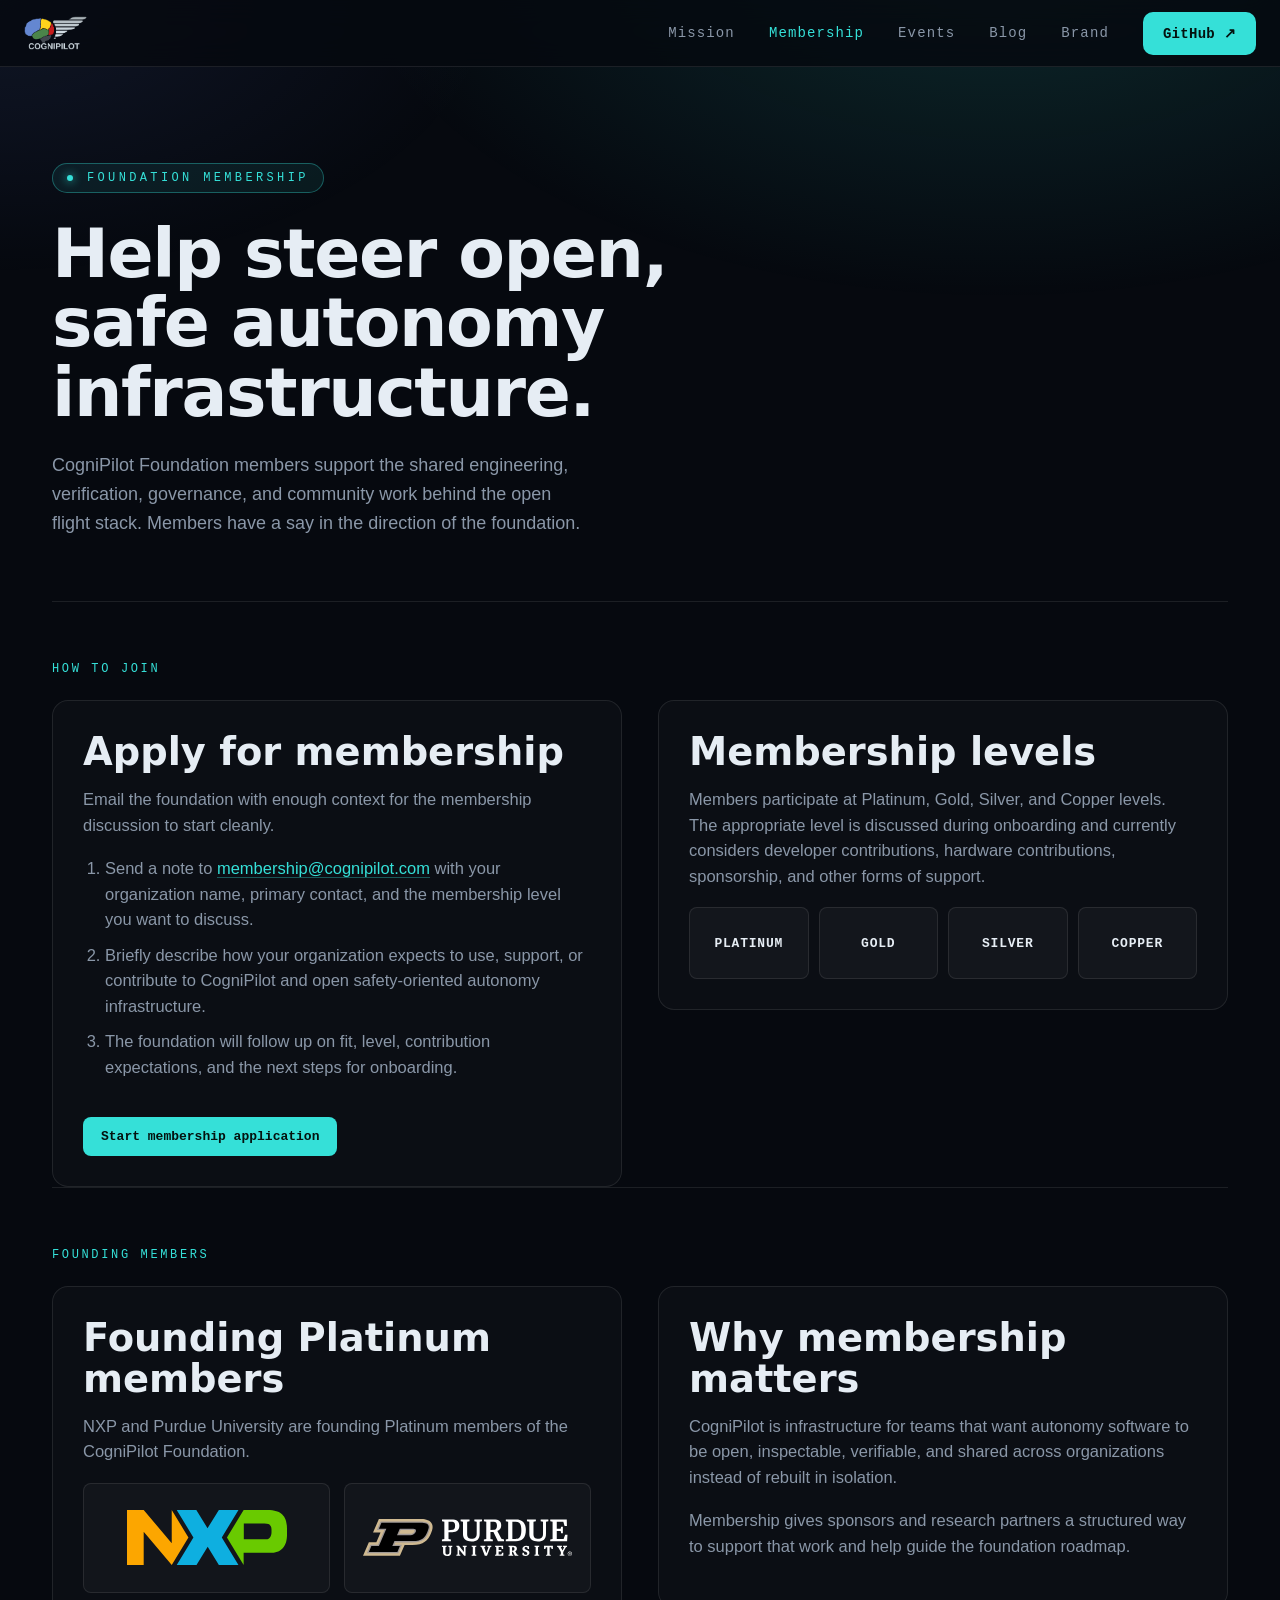
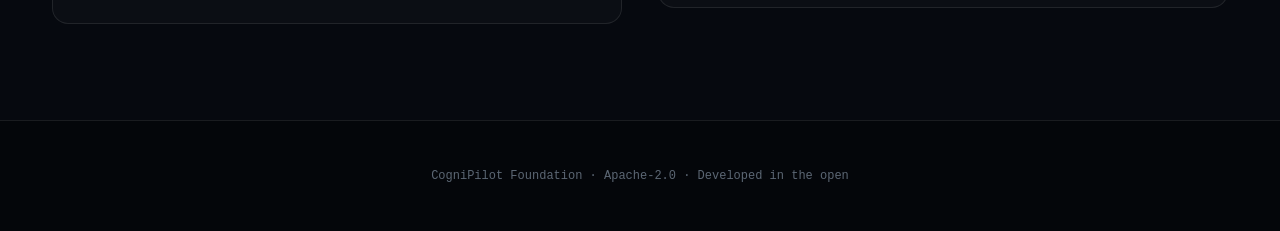
<file: site/membership/index.html>
<!DOCTYPE html>
<html lang="en">
<head>
  <meta charset="utf-8">
  <meta name="viewport" content="width=device-width, initial-scale=1">
  <meta name="color-scheme" content="dark">
  <title>CogniPilot Foundation Membership</title>
  <meta name="description" content="How to become a CogniPilot Foundation member and support open, safety-oriented autonomy infrastructure.">
  <meta name="theme-color" content="#06090f">
  <style>
    :root {
      --bg: #06090f;
      --panel: #0c1320;
      --text: #e6edf4;
      --muted: #95a3b5;
      --dim: #627084;
      --line: rgba(255,255,255,.11);
      --accent: #35e0d8;
    }
    * { box-sizing: border-box; }
    body {
      margin: 0;
      background:
        linear-gradient(180deg, rgba(53,224,216,.05), rgba(6,9,15,0) 36rem),
        linear-gradient(90deg, rgba(255,255,255,.035) 1px, transparent 1px),
        linear-gradient(180deg, rgba(255,255,255,.025) 1px, transparent 1px),
        var(--bg);
      background-size: auto, 44px 44px, 44px 44px, auto;
      color: var(--text);
      font-family: "IBM Plex Sans", -apple-system, BlinkMacSystemFont, "Segoe UI", sans-serif;
      line-height: 1.55;
    }
    a { color: inherit; text-decoration: none; }
    header {
      position: sticky;
      top: 0;
      z-index: 20;
      border-bottom: 1px solid var(--line);
      background: rgba(6,9,15,.82);
      backdrop-filter: blur(14px);
    }
    nav {
      width: min(100%, 1320px);
      min-height: 66px;
      margin: 0 auto;
      padding: 10px 24px;
      display: flex;
      align-items: center;
      gap: 28px;
    }
    .brand { display: flex; align-items: center; }
    .brand img { height: 34px; width: auto; display: block; }
    .links {
      margin-left: auto;
      display: flex;
      align-items: center;
      gap: 34px;
      color: var(--muted);
      font: 14px "IBM Plex Mono", ui-monospace, monospace;
      letter-spacing: .08em;
    }
    .links a:hover, .links a[aria-current="page"] { color: var(--accent); }
    .github-link {
      padding: 13px 20px;
      border-radius: 10px;
      background: var(--accent);
      color: #04120f;
      font-weight: 700;
      letter-spacing: .02em;
    }
    main {
      max-width: 1320px;
      margin: 0 auto;
      padding: 104px 24px 96px;
    }
    .pill {
      display: inline-flex;
      align-items: center;
      gap: 14px;
      min-height: 34px;
      padding: 0 18px;
      border: 1px solid rgba(53,224,216,.36);
      border-radius: 999px;
      background: rgba(53,224,216,.08);
      color: var(--accent);
      font: 12px "IBM Plex Mono", ui-monospace, monospace;
      letter-spacing: .28em;
      text-transform: uppercase;
    }
    .pill::before {
      content: "";
      width: 8px;
      height: 8px;
      border-radius: 999px;
      background: var(--accent);
      box-shadow: 0 0 14px rgba(53,224,216,.75);
    }
    .hero {
      display: block;
      max-width: 860px;
      padding-bottom: 64px;
    }
    .hero-copy {
      max-width: 860px;
    }
    h1 {
      max-width: 760px;
      margin: 30px 0 26px;
      font-family: "Space Grotesk", "IBM Plex Sans", system-ui, sans-serif;
      font-size: clamp(46px, 6vw, 84px);
      line-height: 1.02;
      letter-spacing: 0;
    }
    .lead {
      max-width: 780px;
      margin: 0;
      color: var(--muted);
      font-size: 20px;
      line-height: 1.55;
    }
    .button {
      display: inline-flex;
      align-items: center;
      justify-content: center;
      margin-top: 26px;
      padding: 12px 18px;
      border-radius: 8px;
      background: var(--accent);
      color: #04120f;
      font: 700 13px "IBM Plex Mono", ui-monospace, monospace;
    }
    .page-section {
      padding-top: 36px;
      border-top: 1px solid var(--line);
    }
    .section-label {
      color: var(--accent);
      font: 12px "IBM Plex Mono", ui-monospace, monospace;
      letter-spacing: .22em;
      text-transform: uppercase;
    }
    .content-grid {
      display: grid;
      grid-template-columns: minmax(0, .9fr) minmax(320px, .65fr);
      gap: 28px;
      align-items: start;
      margin-top: 24px;
    }
    .panel {
      border: 1px solid var(--line);
      border-radius: 12px;
      background: rgba(12,19,32,.82);
      padding: 30px;
    }
    .panel h2 {
      margin: 0 0 14px;
      font-family: "Space Grotesk", "IBM Plex Sans", system-ui, sans-serif;
      font-size: clamp(28px, 3vw, 42px);
      line-height: 1.08;
      letter-spacing: 0;
    }
    .panel p, .panel li {
      color: var(--muted);
      font-size: 16.5px;
    }
    .panel a {
      color: var(--accent);
      border-bottom: 1px solid rgba(53,224,216,.35);
    }
    .panel .button {
      border-bottom: 0;
      color: #04120f;
    }
    .panel p { margin: 0 0 18px; }
    .panel ol { margin: 0; padding-left: 22px; }
    .panel li { margin: 10px 0; }
    .level-grid {
      display: grid;
      grid-template-columns: repeat(4, minmax(0, 1fr));
      gap: 10px;
      margin-top: 18px;
    }
    .level {
      min-height: 72px;
      display: grid;
      place-items: center;
      border: 1px solid var(--line);
      border-radius: 8px;
      background: rgba(255,255,255,.035);
      color: var(--text);
      font: 700 13px "IBM Plex Mono", ui-monospace, monospace;
      letter-spacing: .06em;
      text-transform: uppercase;
    }
    .member-grid {
      display: grid;
      grid-template-columns: repeat(2, minmax(0, 1fr));
      gap: 14px;
      margin-top: 18px;
    }
    .member-logo {
      min-height: 110px;
      border: 1px solid var(--line);
      border-radius: 8px;
      background: rgba(255,255,255,.03);
      display: flex;
      align-items: center;
      justify-content: center;
      padding: 18px;
    }
    .member-logo img {
      display: block;
      width: 100%;
      max-width: 280px;
      height: auto;
    }
    .member-logo:first-child img { max-width: 160px; }
    footer {
      border-top: 1px solid var(--line);
      color: var(--dim);
      padding: 28px 24px;
      font: 12px "IBM Plex Mono", ui-monospace, monospace;
      text-align: center;
    }
    @media (max-width: 920px) {
      .content-grid { grid-template-columns: 1fr; }
      .level-grid { grid-template-columns: repeat(2, minmax(0, 1fr)); }
    }
    @media (max-width: 820px) {
      nav { min-height: auto; flex-wrap: wrap; padding: 12px 20px; }
      .brand img { height: 32px; }
      .links { width: 100%; margin-left: 0; justify-content: flex-start; gap: 16px; overflow-x: auto; font-size: 12px; }
      .github-link { padding: 10px 14px; border-radius: 8px; }
      main { padding: 58px 20px 72px; }
      .hero { padding-bottom: 48px; }
      .member-grid { grid-template-columns: 1fr; }
    }
    body {
      --line: rgba(255,255,255,.09);
      --line2: rgba(255,255,255,.05);
      --panel: rgba(255,255,255,.025);
      --muted: #8a97a8;
      --dim: #5c6774;
      position: relative;
      overflow-x: hidden;
      background: var(--bg);
    }
    body::before {
      content: "";
      position: fixed;
      inset: 0;
      z-index: -1;
      pointer-events: none;
      background:
        radial-gradient(1100px 620px at 78% -8%, color-mix(in oklab, var(--accent) 16%, transparent), transparent 60%),
        radial-gradient(900px 500px at 0% 0%, rgba(111,141,255,.10), transparent 55%);
    }
    header {
      z-index: 50;
      background: rgba(6,9,15,.82);
      border-bottom-color: var(--line);
    }
    nav {
      width: min(100%, 1320px);
      min-height: 66px;
      padding: 10px 24px;
    }
    main {
      max-width: 1240px;
      padding: 96px 32px;
    }
    .pill {
      min-height: auto;
      padding: 7px 14px;
      border-radius: 100px;
      border-color: color-mix(in oklab, var(--accent) 35%, transparent);
      background: color-mix(in oklab, var(--accent) 8%, transparent);
      letter-spacing: .28em;
    }
    .pill::before {
      width: 6px;
      height: 6px;
      box-shadow: 0 0 10px var(--accent);
    }
    .hero {
      max-width: 860px;
      padding-bottom: 64px;
    }
    h1 {
      margin: 26px 0 0;
      font-size: clamp(38px, 5.4vw, 68px);
      letter-spacing: -.02em;
    }
    .lead {
      max-width: 540px;
      margin: 24px 0 0;
      font-size: 18px;
      line-height: 1.6;
    }
    .page-section {
      padding-top: 60px;
      border-top-color: var(--line);
    }
    .content-grid {
      grid-template-columns: 1fr 1fr;
      gap: 36px;
    }
    .panel {
      background: var(--panel);
      border-color: var(--line);
      border-radius: 16px;
    }
    footer {
      background: rgba(0,0,0,.3);
      border-top-color: var(--line);
      padding: 48px 32px;
    }
    @media (max-width: 960px) {
      main { padding: 64px 24px 72px; }
      .hero, .content-grid { grid-template-columns: 1fr; }
      .hero { padding-bottom: 48px; }
    }
  </style>
</head>
<body>
  <header>
    <nav>
      <a class="brand" href="../" aria-label="CogniPilot home">
        <img src="../assets/cognipilot-logo-dark.png" alt="CogniPilot">
      </a>
      <div class="links">
        <a href="../">Mission</a>
        <a href="./" aria-current="page">Membership</a>
        <a href="../events/">Events</a>
        <a href="../blog/">Blog</a>
        <a href="../brand/">Brand</a>
        <a class="github-link" href="https://github.com/CogniPilot" target="_blank" rel="noreferrer">GitHub &#8599;</a>
      </div>
    </nav>
  </header>
  <main>
    <section class="hero">
      <div class="hero-copy">
        <div class="pill">Foundation Membership</div>
        <h1>Help steer open, safe autonomy infrastructure.</h1>
        <p class="lead">CogniPilot Foundation members support the shared engineering, verification, governance, and community work behind the open flight stack. Members have a say in the direction of the foundation.</p>
      </div>
    </section>

    <section class="page-section" aria-labelledby="membership-instructions">
      <div class="section-label">How to Join</div>
      <div class="content-grid">
        <div class="panel">
          <h2 id="membership-instructions">Apply for membership</h2>
          <p>Email the foundation with enough context for the membership discussion to start cleanly.</p>
          <ol>
            <li>Send a note to <a href="mailto:membership@cognipilot.com">membership@cognipilot.com</a> with your organization name, primary contact, and the membership level you want to discuss.</li>
            <li>Briefly describe how your organization expects to use, support, or contribute to CogniPilot and open safety-oriented autonomy infrastructure.</li>
            <li>The foundation will follow up on fit, level, contribution expectations, and the next steps for onboarding.</li>
          </ol>
          <a class="button" href="mailto:membership@cognipilot.com?subject=CogniPilot%20Foundation%20membership%20application">Start membership application</a>
        </div>
        <aside class="panel" aria-labelledby="membership-levels">
          <h2 id="membership-levels">Membership levels</h2>
          <p>Members participate at Platinum, Gold, Silver, and Copper levels. The appropriate level is discussed during onboarding and currently considers developer contributions, hardware contributions, sponsorship, and other forms of support.</p>
          <div class="level-grid" aria-label="Membership levels">
            <div class="level">Platinum</div>
            <div class="level">Gold</div>
            <div class="level">Silver</div>
            <div class="level">Copper</div>
          </div>
        </aside>
      </div>
    </section>

    <section class="page-section" aria-labelledby="founding-members">
      <div class="section-label">Founding Members</div>
      <div class="content-grid">
        <div class="panel">
          <h2 id="founding-members">Founding Platinum members</h2>
          <p>NXP and Purdue University are founding Platinum members of the CogniPilot Foundation.</p>
          <div class="member-grid" aria-label="Founding Platinum members">
            <div class="member-logo">
              <img src="../assets/nxp-logo.svg" alt="NXP" loading="lazy">
            </div>
            <div class="member-logo">
              <img src="../assets/purdue-university-logo.svg" alt="Purdue University" loading="lazy">
            </div>
          </div>
        </div>
        <aside class="panel">
          <h2>Why membership matters</h2>
          <p>CogniPilot is infrastructure for teams that want autonomy software to be open, inspectable, verifiable, and shared across organizations instead of rebuilt in isolation.</p>
          <p>Membership gives sponsors and research partners a structured way to support that work and help guide the foundation roadmap.</p>
        </aside>
      </div>
    </section>
  </main>
  <footer>
    CogniPilot Foundation · Apache-2.0 · Developed in the open
  </footer>
</body>
</html>
</file>
<file: site/brand/brand.css>
@charset "UTF-8";
:root {
  color-scheme: dark;
  --bg: #06090f;
  --panel: #0d1420;
  --text: #e6edf4;
  --muted: #a0acbc;
  --accent: #35e0d8;
  --line: rgba(255,255,255,.12);
  --mono: "IBM Plex Mono", ui-monospace, monospace;
}
* { box-sizing: border-box; }
html { scroll-behavior: smooth; scroll-padding-top: 96px; }
body { margin: 0; background: var(--bg); color: var(--text); font-family: "IBM Plex Sans", -apple-system, BlinkMacSystemFont, "Segoe UI", sans-serif; line-height: 1.6; }
body::before { content: ""; position: absolute; inset: 0 0 auto; height: 880px; z-index: -1; pointer-events: none; background: radial-gradient(1100px 620px at 78% -8%, rgba(53,224,216,.1), transparent 60%), radial-gradient(900px 500px at 0% 0%, rgba(111,141,255,.07), transparent 55%); }
a { color: inherit; text-decoration: none; }
a:hover { color: var(--accent); }
a:focus-visible { outline: 3px solid var(--accent); outline-offset: 5px; border-radius: 3px; }
img { display: block; max-width: 100%; }
button, a { -webkit-tap-highlight-color: transparent; }
.skip-link { position: fixed; top: 8px; left: 8px; transform: translateY(-160%); z-index: 100; padding: 12px 20px; color: #04120f; background: var(--accent); }
.skip-link:focus { transform: none; }
header { position: sticky; top: 0; z-index: 50; background: rgba(6,9,15,.92); border-bottom: 1px solid var(--line); backdrop-filter: blur(14px); }
.site-nav { width: min(100%, 1320px); min-height: 76px; margin: 0 auto; padding: 10px 32px; display: flex; align-items: center; gap: 28px; }
.brand img { width: 76px; height: 40px; object-fit: contain; }
.links { margin-left: auto; display: flex; align-items: center; gap: 30px; color: var(--muted); font: 13px var(--mono); letter-spacing: .03em; }
.links a { padding: 9px 0; white-space: nowrap; }
.links a[aria-current] { color: var(--accent); }
.links .github-link { padding: 12px 18px; border: 1px solid var(--line); border-radius: 7px; color: var(--text); }
main { max-width: 1240px; margin: 0 auto; padding: 0 32px; }
.hero { display: grid; grid-template-columns: 1.08fr .92fr; align-items: center; gap: 62px; padding: 80px 0 66px; }
.eyebrow { display: flex; align-items: center; gap: 10px; margin: 0 0 15px; color: var(--accent); font: 11px var(--mono); letter-spacing: .16em; }
.status-dot { width: 6px; height: 6px; border-radius: 100%; background: var(--accent); }
.edition { margin-left: 8px; padding-left: 16px; border-left: 1px solid var(--line); color: var(--muted); font-size: 10px; letter-spacing: .08em; }
h1, h2, h3, p { margin-top: 0; }
h1, h2, h3 { font-family: "Space Grotesk", "IBM Plex Sans", -apple-system, BlinkMacSystemFont, "Segoe UI", sans-serif; }
h1 { margin: 23px 0; font-size: clamp(48px, 5.5vw, 76px); font-weight: 600; letter-spacing: -.055em; line-height: 1.05; }
.accent { color: var(--accent); }
.lead { margin: 0; color: var(--muted); font-size: 17px; line-height: 1.75; }
.hero-actions { display: flex; flex-wrap: wrap; align-items: center; gap: 23px; margin-top: 28px; }
.button { display: inline-flex; align-items: center; justify-content: center; gap: 22px; padding: 14px 20px; border-radius: 7px; background: var(--accent); color: #04120f; font: 600 12px var(--mono); line-height: 1.5; transition: background .15s; }
.button:hover { background: #75eee8; color: #04120f; }
.text-link { font: 12px var(--mono); }
.text-link span { margin-left: 10px; }
.file-note { display: flex; flex-wrap: wrap; gap: 10px; margin: 20px 0 0; color: var(--muted); font: 10px var(--mono); line-height: 1.7; }
.file-note span { color: #647184; }
.hero-mark { overflow: hidden; border: 1px solid var(--line); border-radius: 12px; background: linear-gradient(140deg, #101b29, #0b121d); }
.specimen-top, .specimen-bottom { display: flex; align-items: center; justify-content: space-between; padding: 17px 22px; color: #b3becb; font: 9px var(--mono); letter-spacing: .12em; }
.specimen-top { border-bottom: 1px solid var(--line); }
.hero-mark > img { width: 100%; height: auto; padding: 44px 34px; }
.specimen-bottom { border-top: 1px solid var(--line); padding: 18px 36px; font-size: 10px; letter-spacing: .24em; }
.section-nav { display: flex; flex-wrap: wrap; justify-content: space-between; gap: 14px 25px; padding: 24px 0; border-top: 1px solid var(--line); border-bottom: 1px solid var(--line); font: 11px var(--mono); }
.section-nav span { color: #7e91a5; margin-right: 7px; font-size: 9px; }
.guide-section { padding: 68px 0; border-bottom: 1px solid var(--line); scroll-margin-top: 12px; }
.section-heading { display: flex; align-items: end; justify-content: space-between; gap: 40px; margin-bottom: 30px; }
.section-heading h2 { margin: 0; font-size: 35px; line-height: 1.2; font-weight: 550; letter-spacing: -.035em; }
.section-heading > p { max-width: 470px; margin: 0; color: var(--muted); font-size: 14px; }
.section-heading .eyebrow { margin-bottom: 12px; font-size: 10px; }
.asset-grid { display: grid; grid-template-columns: repeat(2, minmax(0, 1fr)); gap: 20px; }
.asset-card { min-width: 0; overflow: hidden; border: 1px solid var(--line); border-radius: 10px; background: var(--panel); }
.artboard { display: flex; align-items: center; justify-content: center; height: 246px; padding: 34px 60px; }
.light { background: #fff; color-scheme: light; }
.dark { background: #111b29; }
.artboard img { width: 100%; height: 100%; object-fit: contain; }
.asset-info { display: flex; align-items: center; justify-content: space-between; gap: 16px; padding: 19px 23px; border-top: 1px solid var(--line); }
.asset-info h3 { margin: 0; font-size: 14px; font-weight: 550; letter-spacing: -.01em; }
.asset-info p { margin: 4px 0 0; color: var(--muted); font-size: 11px; line-height: 1.5; }
.downloads { display: flex; flex-wrap: wrap; align-items: center; gap: 7px; }
.downloads a { display: inline-flex; align-items: center; gap: 10px; padding: 8px 10px; border: 1px solid rgba(255,255,255,.17); border-radius: 5px; font: 10px var(--mono); }
.downloads a:hover { border-color: var(--accent); }
.downloads span { color: var(--accent); font-size: 15px; line-height: 1; }
.zros-layout { display: grid; grid-template-columns: .83fr 1.17fr; gap: 26px; align-items: start; }
.zros-primary .artboard { height: 676px; padding: 38px; }
.zros-primary .asset-info { flex-wrap: wrap; }
.zros-details { min-width: 0; }
.zros-intro { padding: 5px 0 20px; }
.small-label { color: var(--accent); font: 10px var(--mono); letter-spacing: .12em; }
.zros-intro h3 { font-size: 27px; margin: 11px 0 10px; font-weight: 500; letter-spacing: -.025em; }
.zros-intro p, .symbol-panel p { margin: 0; color: var(--muted); font-size: 13px; }
.variant-grid { display: grid; grid-template-columns: repeat(3, minmax(0,1fr)); gap: 12px; }
.compact .artboard { height: 210px; padding: 16px 22px; }
.compact .asset-info { display: block; padding: 12px; }
.compact .asset-info h3 { font-size: 12px; }
.compact .asset-info p { font-size: 10px; }
.compact .downloads { margin-top: 11px; gap: 4px; }
.compact .downloads a { padding: 7px; font-size: 9px; gap: 7px; }
.symbol-panel { margin-top: 26px; padding-top: 22px; border-top: 1px solid var(--line); }
.symbol-panel h3 { margin: 0 0 6px; font-size: 17px; font-weight: 500; }
.symbol-grid { display: grid; grid-template-columns: repeat(3,minmax(0,1fr)); gap: 12px; margin-top: 20px; }
.symbol-item { min-width: 0; }
.symbol-preview { display: flex; justify-content: center; height: 108px; padding: 11px; border: 1px solid var(--line); border-radius: 7px; margin-bottom: 8px; }
.symbol-preview img { height: 100%; width: auto; }
.symbol-item strong { display: block; font-size: 11px; margin-bottom: 8px; font-weight: 500; }
.symbol-item .downloads a { padding: 7px; font-size: 9px; gap: 7px; }
.rumoca-primary .artboard { height: 420px; padding: 32px; }
.rumoca-primary .asset-info { flex-wrap: wrap; }
.rumoca-grid + .small-note { margin: 18px 0 0; }
.spacing-layout { display: grid; grid-template-columns: 1fr 1fr; gap: 24px; }
.spacing-card { background: #eff3f4; color: #263247; border-radius: 10px; padding: 30px 34px 24px; }
.clear-space { position: relative; width: 90%; margin: 0 auto; padding: 8.3333%; border: 1px dashed #6c8f8f; background: repeating-linear-gradient(45deg, transparent, transparent 5px, rgba(40,80,80,.035) 5px, rgba(40,80,80,.035) 6px); }
.logo-bound { border: 1px solid #71898d; background: #fff; }
.logo-bound img { width: 100%; }
.x-top, .x-left { position: absolute; color: #365f35; font: 12px var(--mono); }
.x-top { top: 3%; left: 49%; }
.x-left { top: 48%; left: 3%; }
.spacing-card > p { margin: 22px 0 0; font-size: 12px; line-height: 1.7; text-align: center; }
.size-card { padding: 26px; border: 1px solid var(--line); border-radius: 10px; }
.size-card h3 { font-size: 19px; font-weight: 500; margin: 0 0 8px; }
.size-card > p { font-size: 13px; color: var(--muted); }
.table-scroll { overflow-x: auto; }
table { border-collapse: collapse; width: 100%; text-align: left; font-size: 12px; margin-top: 21px; }
th,td { padding: 12px 9px 12px 0; border-bottom: 1px solid var(--line); white-space: nowrap; }
th { font-weight: 500; }
thead th { color: var(--muted); font: 10px var(--mono); }
td { font: 11px var(--mono); }
.small-note { color: var(--muted); font-size: 12px; line-height: 1.7; }
.size-card .small-note { margin: 17px 0 0; font-size: 11px; }
.palette { display: grid; grid-template-columns: repeat(4,minmax(0,1fr)); gap: 18px; }
.swatch { border: 1px solid var(--line); border-radius: 9px; overflow: hidden; background: var(--panel); }
.color { height: 103px; }
.swatch-label { display: grid; padding: 16px 18px; gap: 5px; }
.swatch strong { font-weight: 500; font-size: 12px; }
.swatch code { font: 12px var(--mono); letter-spacing: .03em; }
.swatch-label > span { color: var(--muted); font: 9px var(--mono); margin-top: 4px; }
.palette-note { margin: 21px 0 0; max-width: 780px; }
.usage-grid { display: grid; grid-template-columns: repeat(4,minmax(0,1fr)); gap: 17px; }
.usage-card { margin: 0; border: 1px solid var(--line); border-radius: 8px; overflow: hidden; }
.usage-art { background: #fff; height: 159px; display: flex; align-items: center; justify-content: center; padding: 30px; overflow: hidden; }
.usage-art img { width: 100%; height: auto; }
.usage-art.stretched img { transform: scale(1.06,.64); }
.usage-art.recolored img { filter: hue-rotate(110deg) saturate(1.8); }
.usage-art.rotated img { transform: rotate(-19deg) scale(.9); }
figcaption { padding: 15px 14px; font-size: 11px; }
figcaption span { font: 9px var(--mono); margin-right: 7px; }
.yes { color: #78d28b; }
.no { color: #ff9a9c; }
.type-note { display: grid; grid-template-columns: .8fr 1.2fr; gap: 52px; padding: 34px; margin-top: 28px; border: 1px solid var(--line); border-radius: 10px; background: var(--panel); }
.type-note h3 { font-size: 24px; font-weight: 500; letter-spacing: -.025em; line-height: 1.5; margin: 15px 0 0; }
.type-note p { color: var(--muted); font-size: 13px; margin: 0 0 12px; }
.type-note p:last-child { margin-bottom: 0; }
.type-note strong { color: var(--text); font-weight: 500; }
.download-section { border-bottom: 0; }
.download-section .download-banner { margin-top: 0; }
.download-banner { display: flex; flex-wrap: wrap; justify-content: space-between; align-items: center; gap: 25px; padding: 33px; border: 1px solid rgba(53,224,216,.2); border-radius: 10px; background: linear-gradient(120deg, rgba(53,224,216,.06), transparent); margin-top: 26px; }
.download-banner h2 { margin: 9px 0 7px; font-size: 23px; font-weight: 500; letter-spacing: -.025em; }
.download-banner p { max-width: 62ch; margin: 0; font-size: 12px; color: var(--muted); }
footer { display: flex; flex-wrap: wrap; align-items: center; justify-content: space-between; gap: 20px; padding: 32px max(32px, calc((100% - 1176px) / 2)); border-top: 1px solid var(--line); color: var(--muted); font: 10px/1.7 var(--mono); }
footer > div { display: flex; gap: 24px; }
.footer-home { color: var(--text); }
@media (max-width: 1100px) {
  .hero { gap: 35px; }
  .artboard { padding: 32px 40px; }
  .asset-info { padding: 16px; }
  .zros-layout { grid-template-columns: .9fr 1.1fr; gap: 20px; }
  .compact .artboard { padding: 13px; }
  .compact .downloads a { gap: 4px; padding: 6px; }
  .type-note { gap: 30px; }
}
@media (max-width: 860px) {
  html { scroll-padding-top: 140px; }
  .site-nav { flex-wrap: wrap; gap: 8px; padding: 12px 24px; }
  .brand img { height: 32px; width: 62px; }
  .links { width: 100%; margin: 0; gap: 24px; overflow-x: auto; font-size: 11px; padding: 2px 0; }
  .links .github-link { padding: 8px 12px; }
  main { padding: 0 24px; }
  .hero { gap: 30px; padding: 52px 0 44px; }
  h1 { font-size: 57px; }
  .eyebrow { flex-wrap: wrap; }
  .edition { margin-left: 0; }
  .hero-mark > img { padding: 32px 20px; }
  .specimen-top { padding: 15px; font-size: 8px; }
  .specimen-top span:last-child { display: none; }
  .specimen-bottom { padding: 14px 16px; font-size: 8px; }
  .lead { font-size: 15px; }
  .hero-actions { gap: 19px; }
  .section-heading { align-items: start; gap: 25px; }
  .section-heading h2 { font-size: 30px; }
  .section-heading > p { max-width: 340px; font-size: 13px; }
  .artboard { padding: 24px; height: 210px; }
  .asset-info { flex-wrap: wrap; gap: 12px; }
  .zros-layout { grid-template-columns: 1fr; gap: 28px; }
  .zros-primary .artboard { height: 580px; }
  .zros-primary .asset-info { flex-wrap: nowrap; }
  .variant-grid { gap: 16px; }
  .compact .artboard { height: 240px; padding: 22px; }
  .compact .asset-info { padding: 16px; }
  .spacing-layout { grid-template-columns: 1fr; }
  .spacing-card { padding: 30px max(30px,10%); }
  .palette { gap: 12px; }
  .swatch-label { padding: 13px; }
  .swatch strong { font-size: 11px; }
  .usage-grid { grid-template-columns: repeat(2,minmax(0,1fr)); }
  .usage-art { height: 180px; }
  .type-note { grid-template-columns: 1fr; gap: 24px; }
  footer { padding: 28px 24px; }
}
@media (max-width: 580px) {
  main { padding: 0 20px; }
  .site-nav { padding-left: 20px; padding-right: 20px; }
  .links { flex-wrap: wrap; gap: 8px 14px; overflow: visible; font-size: 10px; }
  .links .github-link { padding: 8px 10px; }
  .hero { grid-template-columns: 1fr; padding-top: 40px; gap: 32px; }
  h1 { font-size: 59px; }
  .hero-mark > img { padding: 30px 38px; }
  .specimen-top span:last-child { display: inline; }
  .specimen-bottom { padding: 16px 28px; font-size: 9px; }
  .hero-actions { gap: 18px; }
  .file-note { font-size: 9px; gap: 7px; }
  .section-nav { justify-content: start; gap: 23px; line-height: 1.4; }
  .guide-section { padding: 45px 0; }
  .section-heading { flex-direction: column; gap: 16px; margin-bottom: 24px; }
  .section-heading > p { max-width: none; }
  .asset-grid { grid-template-columns: 1fr; gap: 18px; }
  .artboard { height: 220px; padding: 30px; }
  .asset-info { flex-wrap: nowrap; padding: 16px; }
  .asset-info h3 { font-size: 13px; }
  .asset-info p { font-size: 10px; }
  .downloads a { padding: 8px; gap: 7px; }
  .zros-primary .artboard { height: 550px; padding: 28px; }
  .rumoca-primary .artboard { height: 320px; padding: 24px; }
  .variant-grid { gap: 8px; }
  .compact .artboard { height: 180px; padding: 12px; }
  .compact .asset-info { padding: 10px; }
  .compact .asset-info h3 { font-size: 10px; }
  .compact .asset-info p { font-size: 9px; }
  .compact .downloads { gap: 6px; flex-direction: column; align-items: stretch; }
  .compact .downloads a { justify-content: space-between; }
  .palette { grid-template-columns: repeat(2,minmax(0,1fr)); gap: 14px; }
  .swatch-label { padding: 15px; }
  .color { height: 98px; }
  .usage-grid { gap: 12px; }
  .usage-art { height: 135px; padding: 18px; }
  figcaption { padding: 12px; font-size: 10px; }
  figcaption span { display: block; margin-bottom: 5px; }
  .type-note { padding: 24px; }
  .type-note h3 { font-size: 23px; }
  .spacing-card { padding: 28px 18px; }
  .size-card { padding: 21px; }
  .download-banner { padding: 25px; }
  .download-banner h2 { font-size: 22px; }
  footer { padding: 26px 20px; }
}
@media (prefers-reduced-motion: reduce) {
  html { scroll-behavior: auto; }
  * { transition: none !important; }
}
@media print {
  :root { --bg: #fff; --text: #142231; --muted: #405167; --accent: #365f35; --panel: #fff; --line: #c3ccd3; color-scheme: light; }
  body::before, header, .section-nav, .hero-actions, .download-banner, footer, .downloads, .download-section, .hero-mark { display: none; }
  main { max-width: none; padding: 0; }
  .hero { display: block; padding: 0 0 25px; }
  h1 { font-size: 42px; }
  h1 br { display: none; }
  h1 br::after { content: " "; }
  .hero h1 { line-height: 1.2; }
  .guide-section { padding: 25px 0; }
  .section-heading h2 { font-size: 25px; }
  .asset-card, .swatch, .usage-card, .spacing-card, .size-card { break-inside: avoid; }
  .zros-primary .artboard { height: 400px; }
  .compact .artboard { height: 150px; }
  .dark { background: #111b29 !important; }
  * { -webkit-print-color-adjust: exact; print-color-adjust: exact; }
}
</file>
